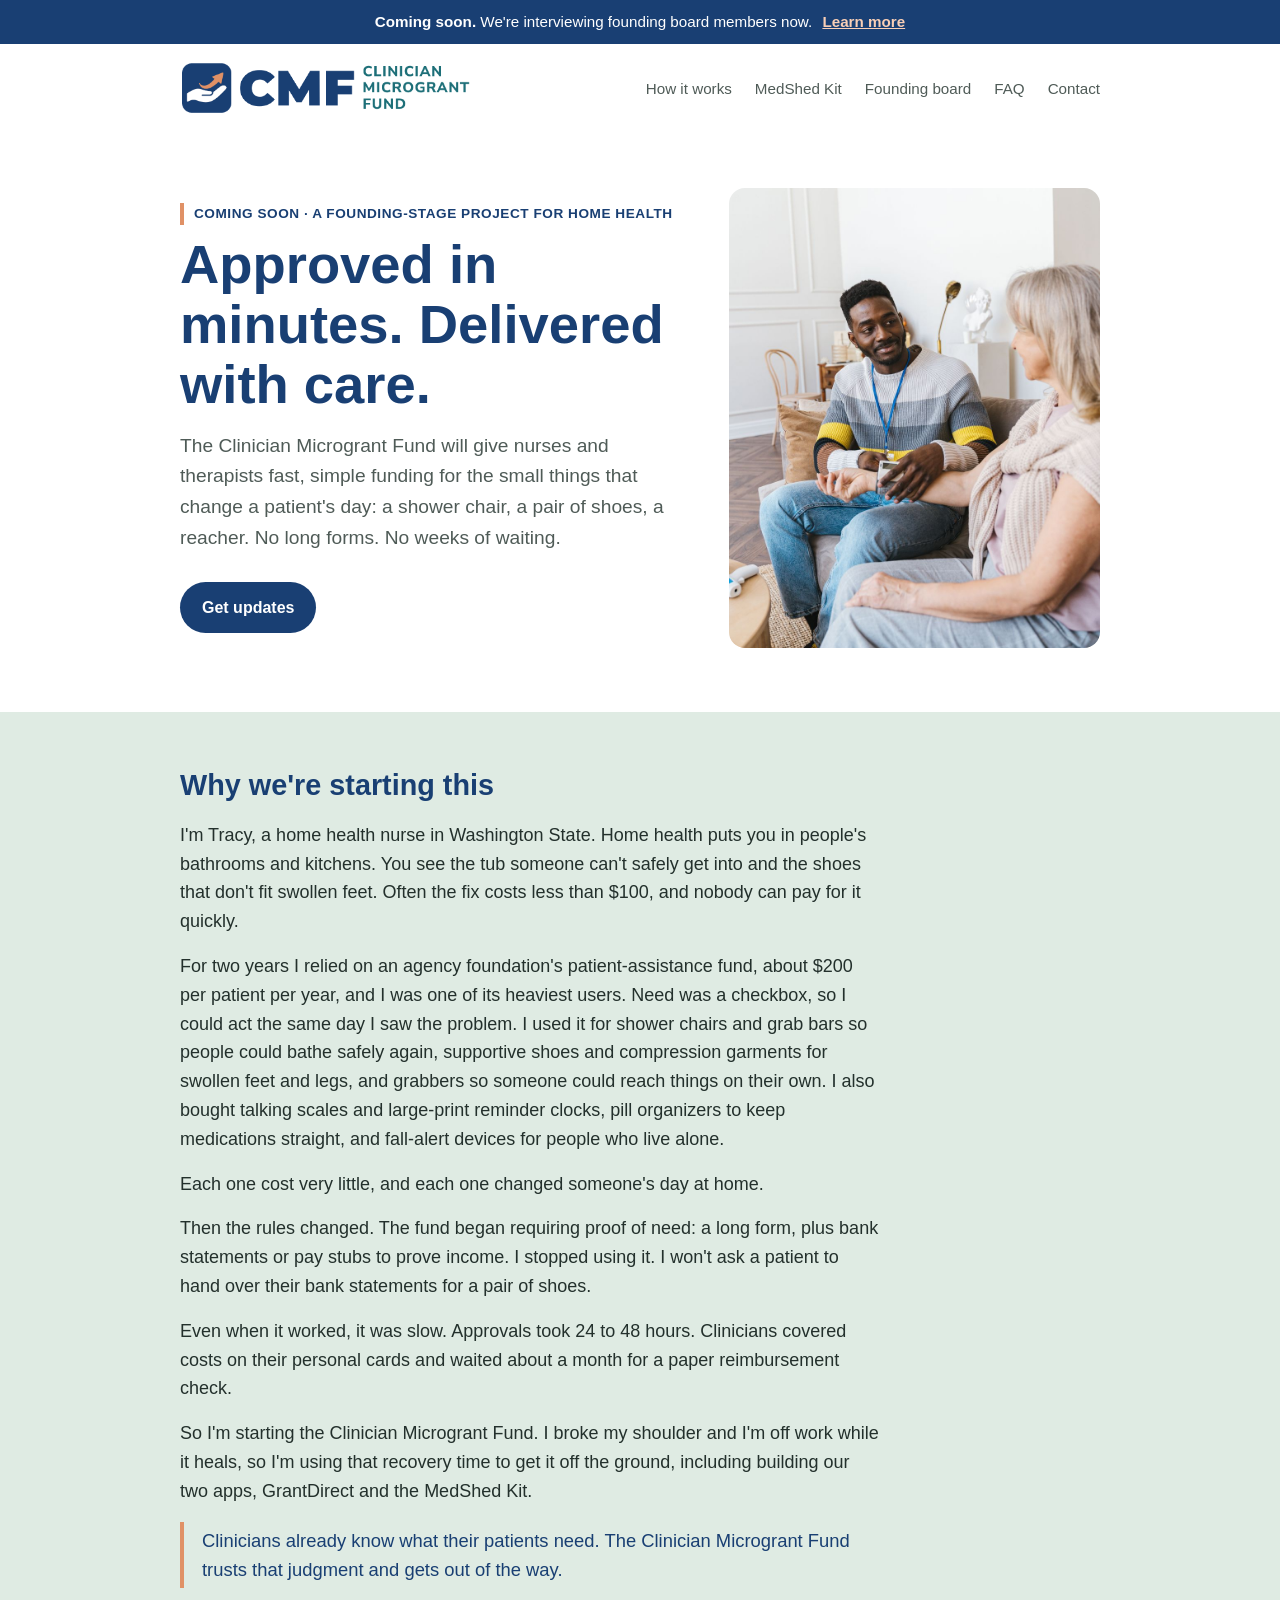
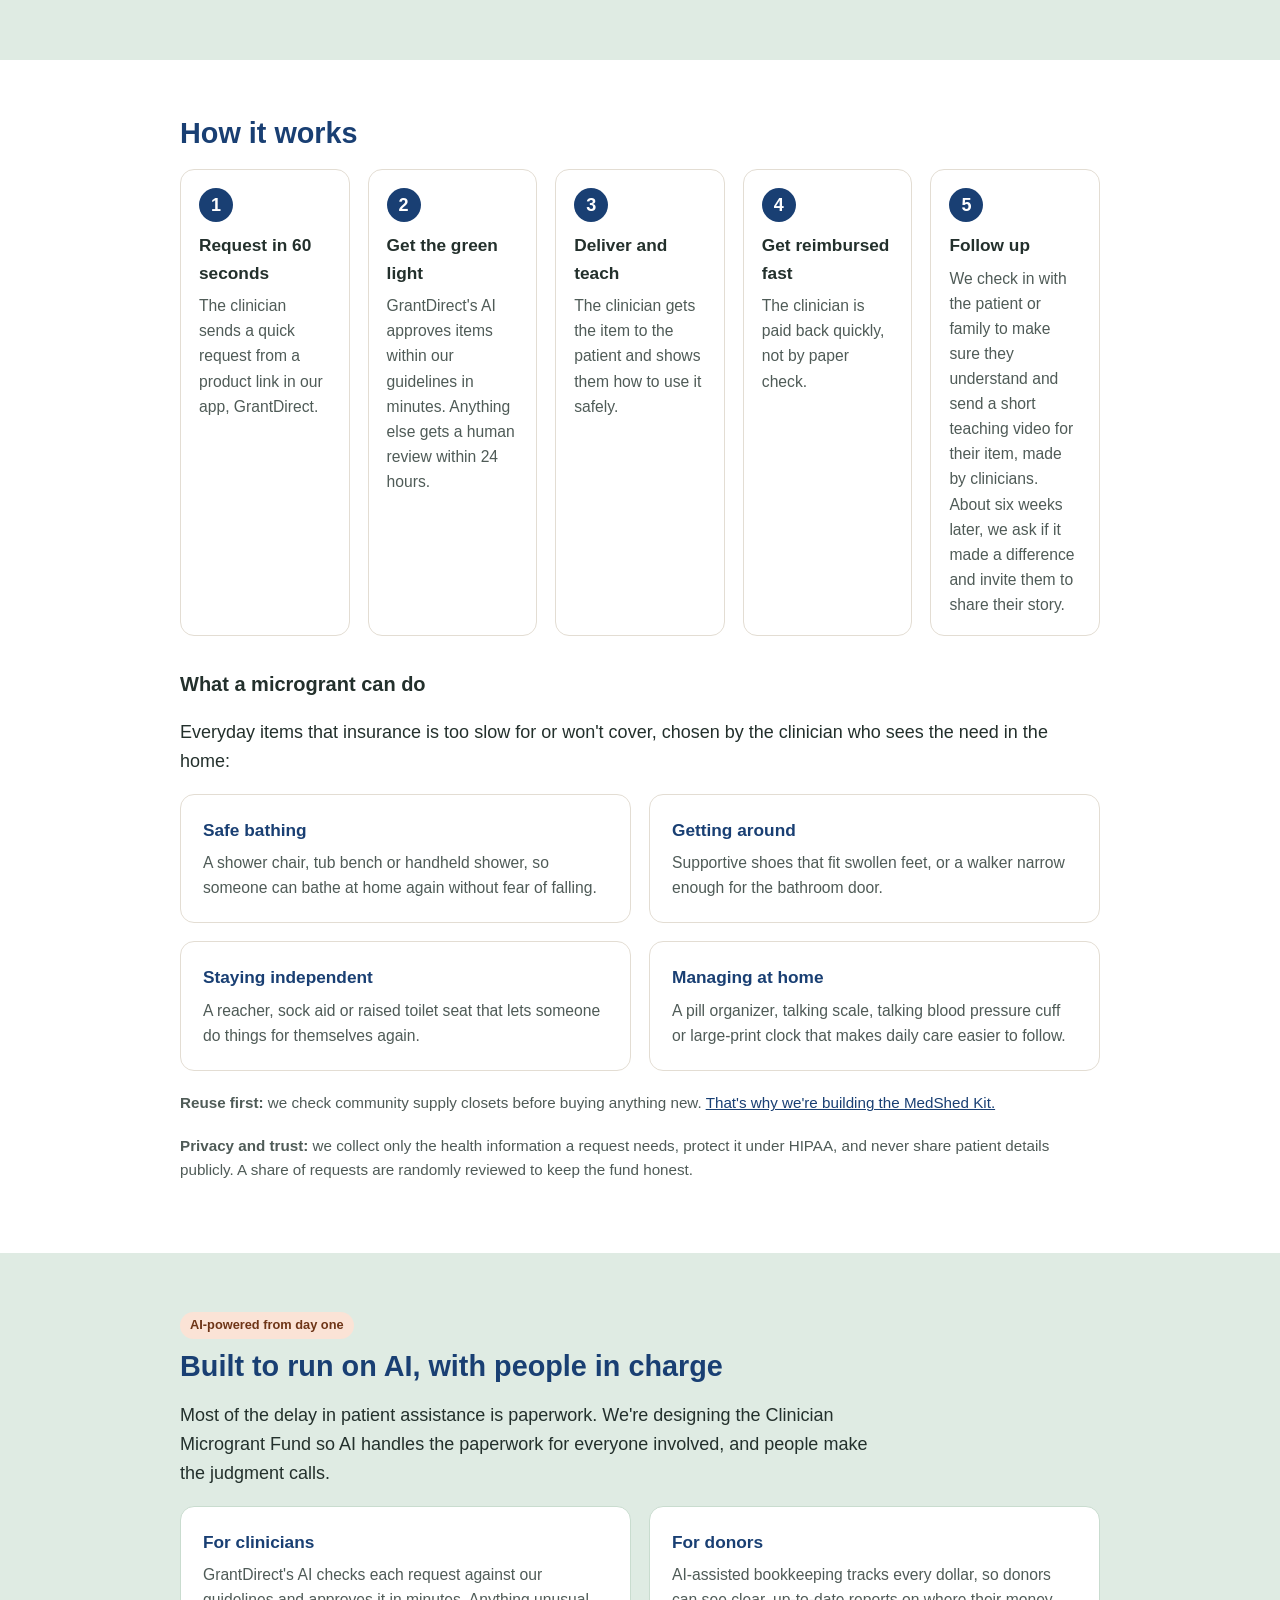
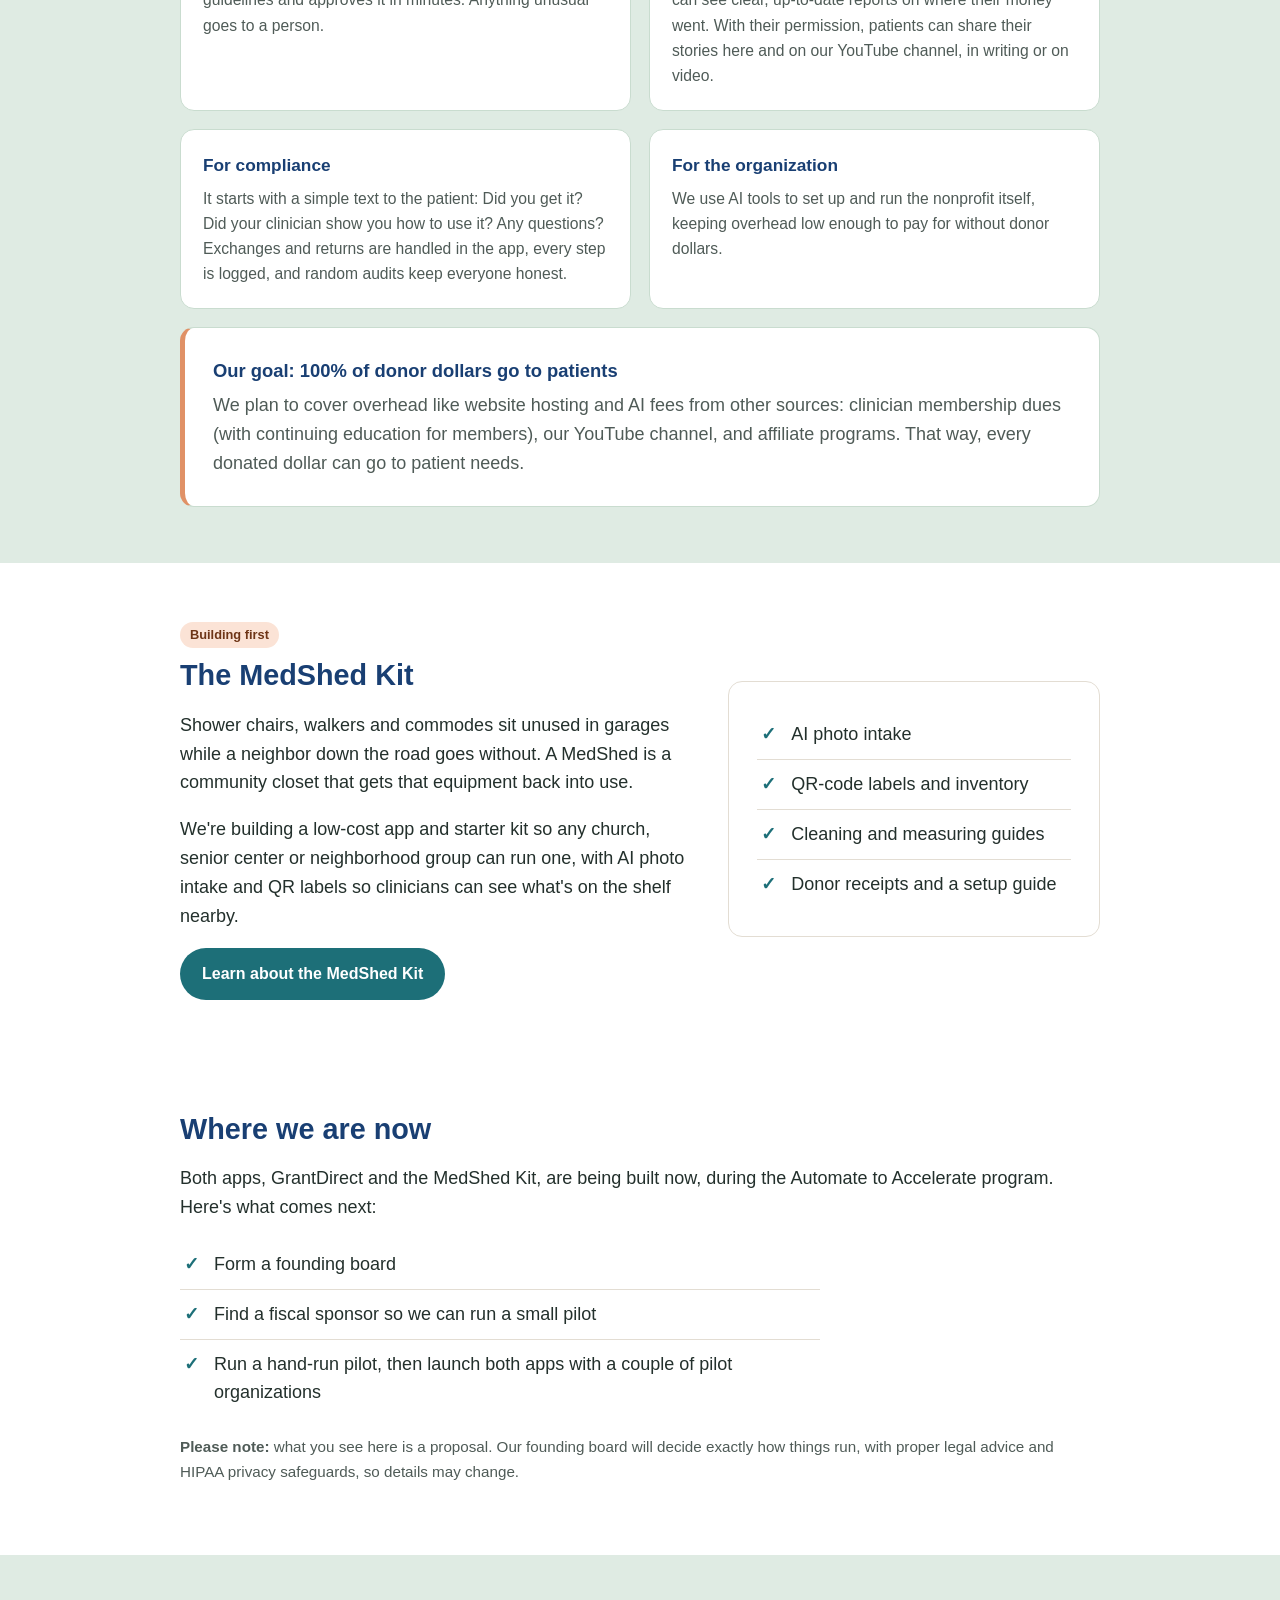
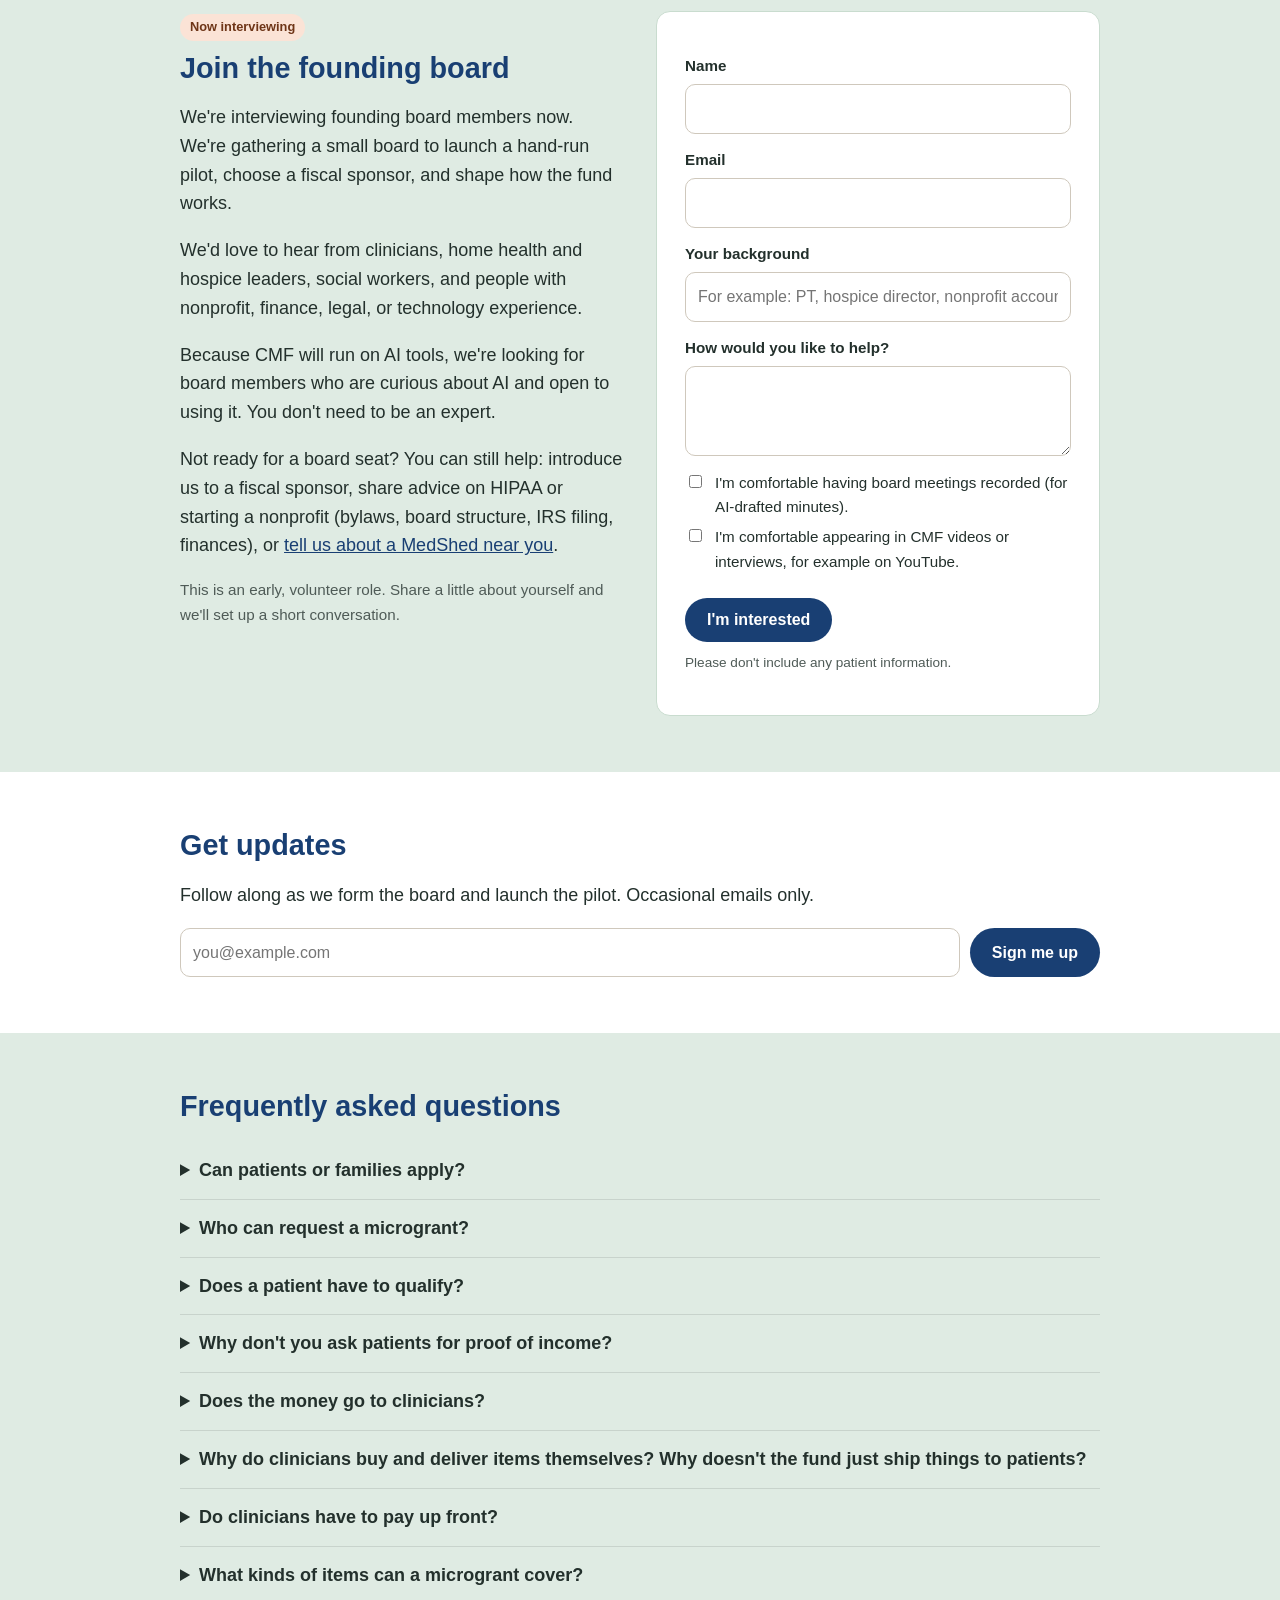
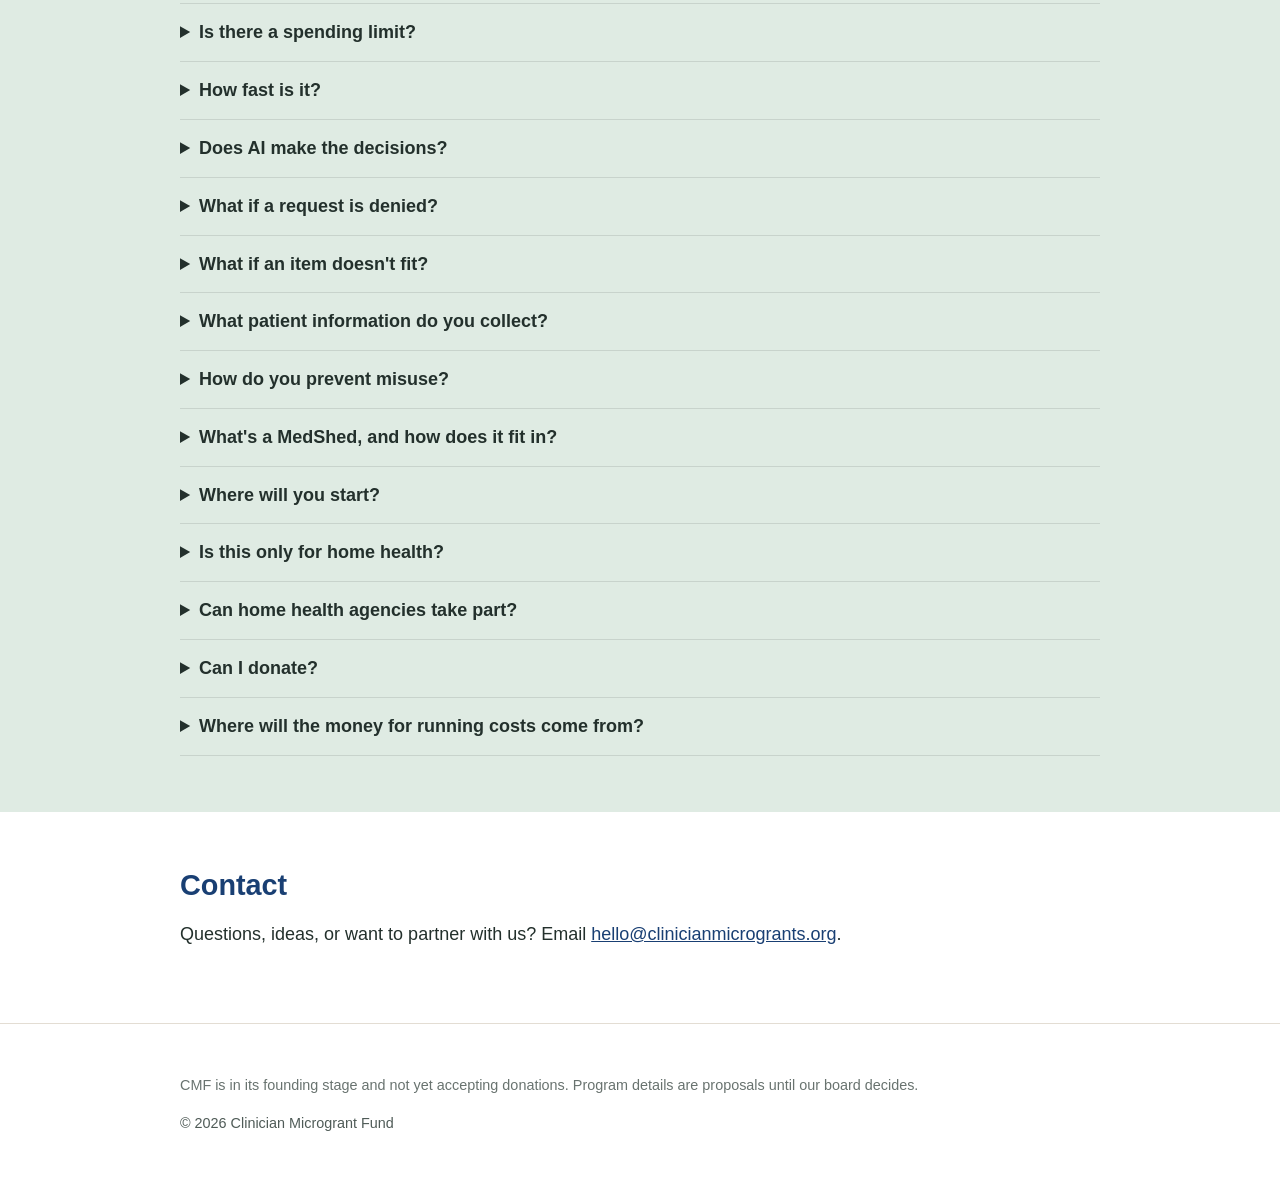
<file: index.html>
<!doctype html>
<html lang="en">
<head>
  <meta charset="utf-8">
  <meta name="viewport" content="width=device-width, initial-scale=1">
  <title>Clinician Microgrant Fund | Approved in minutes. Delivered with care.</title>
  <meta name="description" content="The Clinician Microgrant Fund gives home health clinicians fast, simple funding for the small items that change a patient's day. Join our founding board.">
  <link rel="canonical" href="https://clinicianmicrogrants.org/">
  <meta property="og:title" content="Clinician Microgrant Fund">
  <meta property="og:description" content="Approved in minutes. Delivered with care. Fast funding for clinician-identified needs.">
  <meta property="og:url" content="https://clinicianmicrogrants.org/">
  <meta property="og:type" content="website">
  <link rel="icon" type="image/png" href="/assets/icon-hand.png">
  <link rel="apple-touch-icon" href="/assets/icon-hand.png">
  <link rel="stylesheet" href="/assets/style.css?v=20261022b">
</head>
<body>
  <div class="banner"><strong>Coming soon.</strong> We're interviewing founding board members now. <a href="/#board">Learn more</a></div>
  <div class="wrap">
    <header class="top">
      <a class="logo" href="/"><img src="/assets/logo-cmf-hand.png" alt="Clinician Microgrant Fund" width="887" height="158"></a>
      <nav>
        <a href="#how">How it works</a>
        <a href="/med-shed-kit/">MedShed Kit</a>
        <a href="#board">Founding board</a>
        <a href="#faq">FAQ</a>
        <a href="#contact">Contact</a>
      </nav>
    </header>
  </div>

  <main>
    <div class="wrap hero hero-photo">
      <div>
        <p class="eyebrow">Coming soon &middot; A founding-stage project for home health</p>
        <h1>Approved in minutes. Delivered with care.</h1>
        <p class="lede">The Clinician Microgrant Fund will give nurses and therapists fast, simple funding for the small things that change a patient's day: a shower chair, a pair of shoes, a reacher. No long forms. No weeks of waiting.</p>
        <a class="btn" href="#updates">Get updates</a>
      </div>
      <img class="hero-img" src="/assets/photo-home-visit.jpg" alt="A home health clinician checks an older woman's blood pressure on her living room couch" width="900" height="1350">
    </div>

    <section id="story" class="alt">
      <div class="wrap"><div class="story">
        <h2>Why we're starting this</h2>
        <p>I'm Tracy, a home health nurse in Washington State. Home health puts you in people's bathrooms and kitchens. You see the tub someone can't safely get into and the shoes that don't fit swollen feet. Often the fix costs less than $100, and nobody can pay for it quickly.</p>
        <p>For two years I relied on an agency foundation's patient-assistance fund, about $200 per patient per year, and I was one of its heaviest users. Need was a checkbox, so I could act the same day I saw the problem. I used it for shower chairs and grab bars so people could bathe safely again, supportive shoes and compression garments for swollen feet and legs, and grabbers so someone could reach things on their own. I also bought talking scales and large-print reminder clocks, pill organizers to keep medications straight, and fall-alert devices for people who live alone.</p>
        <p>Each one cost very little, and each one changed someone's day at home.</p>
        <p>Then the rules changed. The fund began requiring proof of need: a long form, plus bank statements or pay stubs to prove income. I stopped using it. I won't ask a patient to hand over their bank statements for a pair of shoes.</p>
        <p>Even when it worked, it was slow. Approvals took 24 to 48 hours. Clinicians covered costs on their personal cards and waited about a month for a paper reimbursement check.</p>
        <p>So I'm starting the Clinician Microgrant Fund. I broke my shoulder and I'm off work while it heals, so I'm using that recovery time to get it off the ground, including building our two apps, GrantDirect and the MedShed Kit.</p>
        <p class="pull">Clinicians already know what their patients need. The Clinician Microgrant Fund trusts that judgment and gets out of the way.</p>
      </div></div>
    </section>

    <section id="how">
      <div class="wrap">
        <h2>How it works</h2>
        <ol class="steps steps-5">
          <li>
            <h3>Request in 60 seconds</h3>
            <p>The clinician sends a quick request from a product link in our app, GrantDirect.</p>
          </li>
          <li>
            <h3>Get the green light</h3>
            <p>GrantDirect's AI approves items within our guidelines in minutes. Anything else gets a human review within 24 hours.</p>
          </li>
          <li>
            <h3>Deliver and teach</h3>
            <p>The clinician gets the item to the patient and shows them how to use it safely.</p>
          </li>
          <li>
            <h3>Get reimbursed fast</h3>
            <p>The clinician is paid back quickly, not by paper check.</p>
          </li>
          <li>
            <h3>Follow up</h3>
            <p>We check in with the patient or family to make sure they understand and send a short teaching video for their item, made by clinicians. About six weeks later, we ask if it made a difference and invite them to share their story.</p>
          </li>
        </ol>
        <h3 class="sub">What a microgrant can do</h3>
        <p>Everyday items that insurance is too slow for or won't cover, chosen by the clinician who sees the need in the home:</p>
        <div class="ai-grid">
          <div class="card">
            <h3>Safe bathing</h3>
            <p>A shower chair, tub bench or handheld shower, so someone can bathe at home again without fear of falling.</p>
          </div>
          <div class="card">
            <h3>Getting around</h3>
            <p>Supportive shoes that fit swollen feet, or a walker narrow enough for the bathroom door.</p>
          </div>
          <div class="card">
            <h3>Staying independent</h3>
            <p>A reacher, sock aid or raised toilet seat that lets someone do things for themselves again.</p>
          </div>
          <div class="card">
            <h3>Managing at home</h3>
            <p>A pill organizer, talking scale, talking blood pressure cuff or large-print clock that makes daily care easier to follow.</p>
          </div>
        </div>
        <p class="note"><strong>Reuse first:</strong> we check community supply closets before buying anything new. <a href="/med-shed-kit/">That's why we're building the MedShed Kit.</a></p>
        <p class="note"><strong>Privacy and trust:</strong> we collect only the health information a request needs, protect it under HIPAA, and never share patient details publicly. A share of requests are randomly reviewed to keep the fund honest.</p>
      </div>
    </section>

    <section id="ai" class="alt green">
      <div class="wrap">
        <span class="tag">AI-powered from day one</span>
        <h2>Built to run on AI, with people in charge</h2>
        <p class="story">Most of the delay in patient assistance is paperwork. We're designing the Clinician Microgrant Fund so AI handles the paperwork for everyone involved, and people make the judgment calls.</p>
        <div class="ai-grid">
          <div class="card">
            <h3>For clinicians</h3>
            <p>GrantDirect's AI checks each request against our guidelines and approves it in minutes. Anything unusual goes to a person.</p>
          </div>
          <div class="card">
            <h3>For donors</h3>
            <p>AI-assisted bookkeeping tracks every dollar, so donors can see clear, up-to-date reports on where their money went. With their permission, patients can share their stories here and on our YouTube channel, in writing or on video.</p>
          </div>
          <div class="card">
            <h3>For compliance</h3>
            <p>It starts with a simple text to the patient: Did you get it? Did your clinician show you how to use it? Any questions? Exchanges and returns are handled in the app, every step is logged, and random audits keep everyone honest.</p>
          </div>
          <div class="card">
            <h3>For the organization</h3>
            <p>We use AI tools to set up and run the nonprofit itself, keeping overhead low enough to pay for without donor dollars.</p>
          </div>
        </div>
        <div class="card goal">
          <h3>Our goal: 100% of donor dollars go to patients</h3>
          <p>We plan to cover overhead like website hosting and AI fees from other sources: clinician membership dues (with continuing education for members), our YouTube channel, and affiliate programs. That way, every donated dollar can go to patient needs.</p>
        </div>
      </div>
    </section>

    <section id="med-shed">
      <div class="wrap teaser">
        <div>
          <span class="tag">Building first</span>
          <h2>The MedShed Kit</h2>
          <p>Shower chairs, walkers and commodes sit unused in garages while a neighbor down the road goes without. A MedShed is a community closet that gets that equipment back into use.</p>
          <p>We're building a low-cost app and starter kit so any church, senior center or neighborhood group can run one, with AI photo intake and QR labels so clinicians can see what's on the shelf nearby.</p>
          <a class="btn secondary" href="/med-shed-kit/">Learn about the MedShed Kit</a>
        </div>
        <div class="card">
          <ul class="checklist">
            <li>AI photo intake</li>
            <li>QR-code labels and inventory</li>
            <li>Cleaning and measuring guides</li>
            <li>Donor receipts and a setup guide</li>
          </ul>
        </div>
      </div>
    </section>

    <section id="now">
      <div class="wrap">
        <h2>Where we are now</h2>
        <p>Both apps, GrantDirect and the MedShed Kit, are being built now, during the Automate to Accelerate program. Here's what comes next:</p>
        <ul class="checklist">
          <li>Form a founding board</li>
          <li>Find a fiscal sponsor so we can run a small pilot</li>
          <li>Run a hand-run pilot, then launch both apps with a couple of pilot organizations</li>
        </ul>
        <p class="note"><strong>Please note:</strong> what you see here is a proposal. Our founding board will decide exactly how things run, with proper legal advice and HIPAA privacy safeguards, so details may change.</p>
      </div>
    </section>

    <section id="board" class="alt green">
      <div class="wrap two">
        <div>
          <span class="tag">Now interviewing</span>
          <h2>Join the founding board</h2>
          <p>We're interviewing founding board members now. We're gathering a small board to launch a hand-run pilot, choose a fiscal sponsor, and shape how the fund works.</p>
          <p>We'd love to hear from clinicians, home health and hospice leaders, social workers, and people with nonprofit, finance, legal, or technology experience.</p>
          <p>Because CMF will run on AI tools, we're looking for board members who are curious about AI and open to using it. You don't need to be an expert.</p>
          <p>Not ready for a board seat? You can still help: introduce us to a fiscal sponsor, share advice on HIPAA or starting a nonprofit (bylaws, board structure, IRS filing, finances), or <a href="/med-shed-kit/#join">tell us about a MedShed near you</a>.</p>
          <p class="note">This is an early, volunteer role. Share a little about yourself and we'll set up a short conversation.</p>
        </div>
        <div class="card">
          <form id="board-form" method="post" target="ml-board-frame"
                action="https://assets.mailerlite.com/jsonp/2710564/forms/201317289521317434/subscribe">
            <label for="b-name">Name</label>
            <input id="b-name" name="fields[name]" autocomplete="name" required>
            <label for="b-email">Email</label>
            <input id="b-email" name="fields[email]" type="email" autocomplete="email" required>
            <label for="b-bg">Your background</label>
            <input id="b-bg" name="fields[cmf_background]" placeholder="For example: PT, hospice director, nonprofit accountant" required>
            <label for="b-help">How would you like to help?</label>
            <textarea id="b-help" name="fields[cmf_how_they_would_help]" required></textarea>
            <label class="check"><input type="checkbox" required> I'm comfortable having board meetings recorded (for AI-drafted minutes).</label>
            <label class="check"><input type="checkbox" required> I'm comfortable appearing in CMF videos or interviews, for example on YouTube.</label>
            <input class="hp" name="website" tabindex="-1" autocomplete="off" aria-hidden="true">
            <input type="hidden" name="ml-submit" value="1">
            <input type="hidden" name="anticsrf" value="true">
            <button class="btn" type="submit">I'm interested</button>
            <p class="fine">Please don't include any patient information.</p>
            <p class="thanks" role="status">Thank you! Please check your email to confirm, and we'll be in touch soon.</p>
          </form>
          <iframe name="ml-board-frame" title="form response" hidden></iframe>
        </div>
      </div>
    </section>

    <section id="updates">
      <div class="wrap">
        <h2>Get updates</h2>
        <p>Follow along as we form the board and launch the pilot. Occasional emails only.</p>
        <form id="updates-form" method="post" target="ml-updates-frame"
              action="https://assets.mailerlite.com/jsonp/2710564/forms/201317285537776960/subscribe">
          <div class="inline">
            <label class="hp" for="u-email">Email</label>
            <input id="u-email" name="fields[email]" type="email" autocomplete="email" placeholder="you@example.com" required>
            <input class="hp" name="website" tabindex="-1" autocomplete="off" aria-hidden="true">
            <input type="hidden" name="ml-submit" value="1">
            <input type="hidden" name="anticsrf" value="true">
            <button class="btn" type="submit">Sign me up</button>
          </div>
          <p class="thanks" role="status">You're on the list. Check your email to confirm.</p>
        </form>
        <iframe name="ml-updates-frame" title="form response" hidden></iframe>
      </div>
    </section>

    <section id="faq" class="alt">
      <div class="wrap">
        <h2>Frequently asked questions</h2>
        <details>
          <summary>Can patients or families apply?</summary>
          <p>Not directly. Requests come from the nurse, therapist or other clinician caring for the patient, because they see the need in the home and can make sure the item is the right fit. If you think an item would help you or a loved one, ask your home health clinician.</p>
        </details>
        <details>
          <summary>Who can request a microgrant?</summary>
          <p>Licensed clinicians who give direct patient care, like nurses and physical and occupational therapists. We verify licenses every year. Requests made on a professional license carry real accountability, which is part of being good stewards of every donated dollar.</p>
        </details>
        <details>
          <summary>Does a patient have to qualify?</summary>
          <p>There's no income test. The clinician recommends what would help, and the patient or family decides whether they can buy it themselves or would like help. In our experience, people who can afford it usually say, "Save that money for someone who really needs it."</p>
        </details>
        <details>
          <summary>Why don't you ask patients for proof of income?</summary>
          <p>Because a long application, bank statements or pay stubs for a pair of shoes or a shower chair is exactly the barrier we want to remove. The clinician who sees the need in the home is the proof of need.</p>
        </details>
        <details>
          <summary>Does the money go to clinicians?</summary>
          <p>No. The patient is the one who benefits. The clinician buys the approved item, delivers it, and is paid back the exact cost. Nobody earns money from a grant.</p>
        </details>
        <details>
          <summary>Why do clinicians buy and deliver items themselves? Why doesn't the fund just ship things to patients?</summary>
          <p>Three reasons:</p>
          <ul>
            <li><strong>Privacy.</strong> Clinicians order items to themselves and hand-deliver them, so a patient's home address never goes into our app.</li>
            <li><strong>Skin in the game.</strong> The clinician who asks for the grant is the one who shows up with the item, so requests come from real needs they've seen in the home.</li>
            <li><strong>Better care, better use of every dollar.</strong> The clinician checks that the item fits, teaches the patient and family how to use it safely, and follows up. An item shipped to a doorstep with no one to set it up or teach it can go unused, or even cause a fall.</li>
          </ul>
        </details>
        <details>
          <summary>Do clinicians have to pay up front?</summary>
          <p>The current plan is that clinicians buy the item and get paid back quickly, not by paper check. For higher-cost items, or clinicians who can't front the cost, we're looking at other options. Our founding board will decide the details.</p>
        </details>
        <details>
          <summary>What kinds of items can a microgrant cover?</summary>
          <p>Small, everyday items that help someone stay safe and independent at home, like shower chairs, grab bars, supportive shoes, reachers, pill organizers and talking blood pressure cuffs. See <a href="#how">What a microgrant can do</a> for more examples.</p>
        </details>
        <details>
          <summary>Is there a spending limit?</summary>
          <p>We're proposing a yearly amount per patient that can be approved quickly, likely starting around $200. Larger requests are still possible, with extra review. Our founding board will set the final amounts.</p>
        </details>
        <details>
          <summary>How fast is it?</summary>
          <p>Requests take about a minute. Items within our guidelines can be approved in minutes, and anything else gets a human review within 24 hours. Clinicians are paid back quickly, not by paper check.</p>
        </details>
        <details>
          <summary>Does AI make the decisions?</summary>
          <p>AI handles routine, within-guideline requests and the paperwork. People make the judgment calls, review anything unusual, and oversee the AI.</p>
        </details>
        <details>
          <summary>What if a request is denied?</summary>
          <p>It can be appealed, and a person will review it.</p>
        </details>
        <details>
          <summary>What if an item doesn't fit?</summary>
          <p>The clinician returns it and orders the right one. Our founding board will set the exact return process.</p>
        </details>
        <details>
          <summary>What patient information do you collect?</summary>
          <p>Only what a request needs, such as what's needed for a follow-up text. We never collect home addresses. Any health information is protected under HIPAA and never shared publicly.</p>
        </details>
        <details>
          <summary>How do you prevent misuse?</summary>
          <p>Several ways: we follow up with the patient or family to confirm they got the item and were shown how to use it, a share of requests are randomly reviewed, and there are spending limits.</p>
        </details>
        <details>
          <summary>What's a MedShed, and how does it fit in?</summary>
          <p>A MedShed is a community closet of donated medical equipment, often run by a church, senior center or volunteer group. Before buying anything new, we check nearby MedSheds for a donated item. Our <a href="/med-shed-kit/">MedShed Kit</a> is a low-cost app and starter kit to help MedSheds run smoothly.</p>
        </details>
        <details>
          <summary>Where will you start?</summary>
          <p>In Washington State, most likely beginning in Snohomish County, then growing from there.</p>
        </details>
        <details>
          <summary>Is this only for home health?</summary>
          <p>We're starting with home health, because that's where we've seen the need firsthand. The model works anywhere a clinician gives direct patient care and follows up, so other care teams could use it in the future.</p>
        </details>
        <details>
          <summary>Can home health agencies take part?</summary>
          <p>We hope so. One idea is for agencies to sign up their clinicians and cover their membership. We'd love to talk with agencies interested in being early partners: email hello@clinicianmicrogrants.org.</p>
        </details>
        <details>
          <summary>Can I donate?</summary>
          <p>Not yet. We're in our founding stage and are not accepting donations until we have a fiscal sponsor or our own nonprofit status. <a href="#updates">Sign up for updates</a> and we'll let you know when we're ready.</p>
        </details>
        <details>
          <summary>Where will the money for running costs come from?</summary>
          <p>Our goal is for 100% of donor dollars to go to patients. We plan to cover running costs, like hosting and AI tools, through clinician memberships with continuing education, our YouTube channel and partnerships.</p>
        </details>
      </div>
    </section>

    <section id="contact">
      <div class="wrap">
        <h2>Contact</h2>
        <p>Questions, ideas, or want to partner with us? Email <a href="mailto:hello@clinicianmicrogrants.org">hello@clinicianmicrogrants.org</a>.</p>
      </div>
    </section>
  </main>

  <footer>
    <div class="wrap">
      <p class="disclaimer">CMF is in its founding stage and not yet accepting donations. Program details are proposals until our board decides.</p>
      <p>&copy; 2026 Clinician Microgrant Fund</p>
    </div>
  </footer>

  <script src="/assets/forms.js"></script>
</body>
</html>
</file>
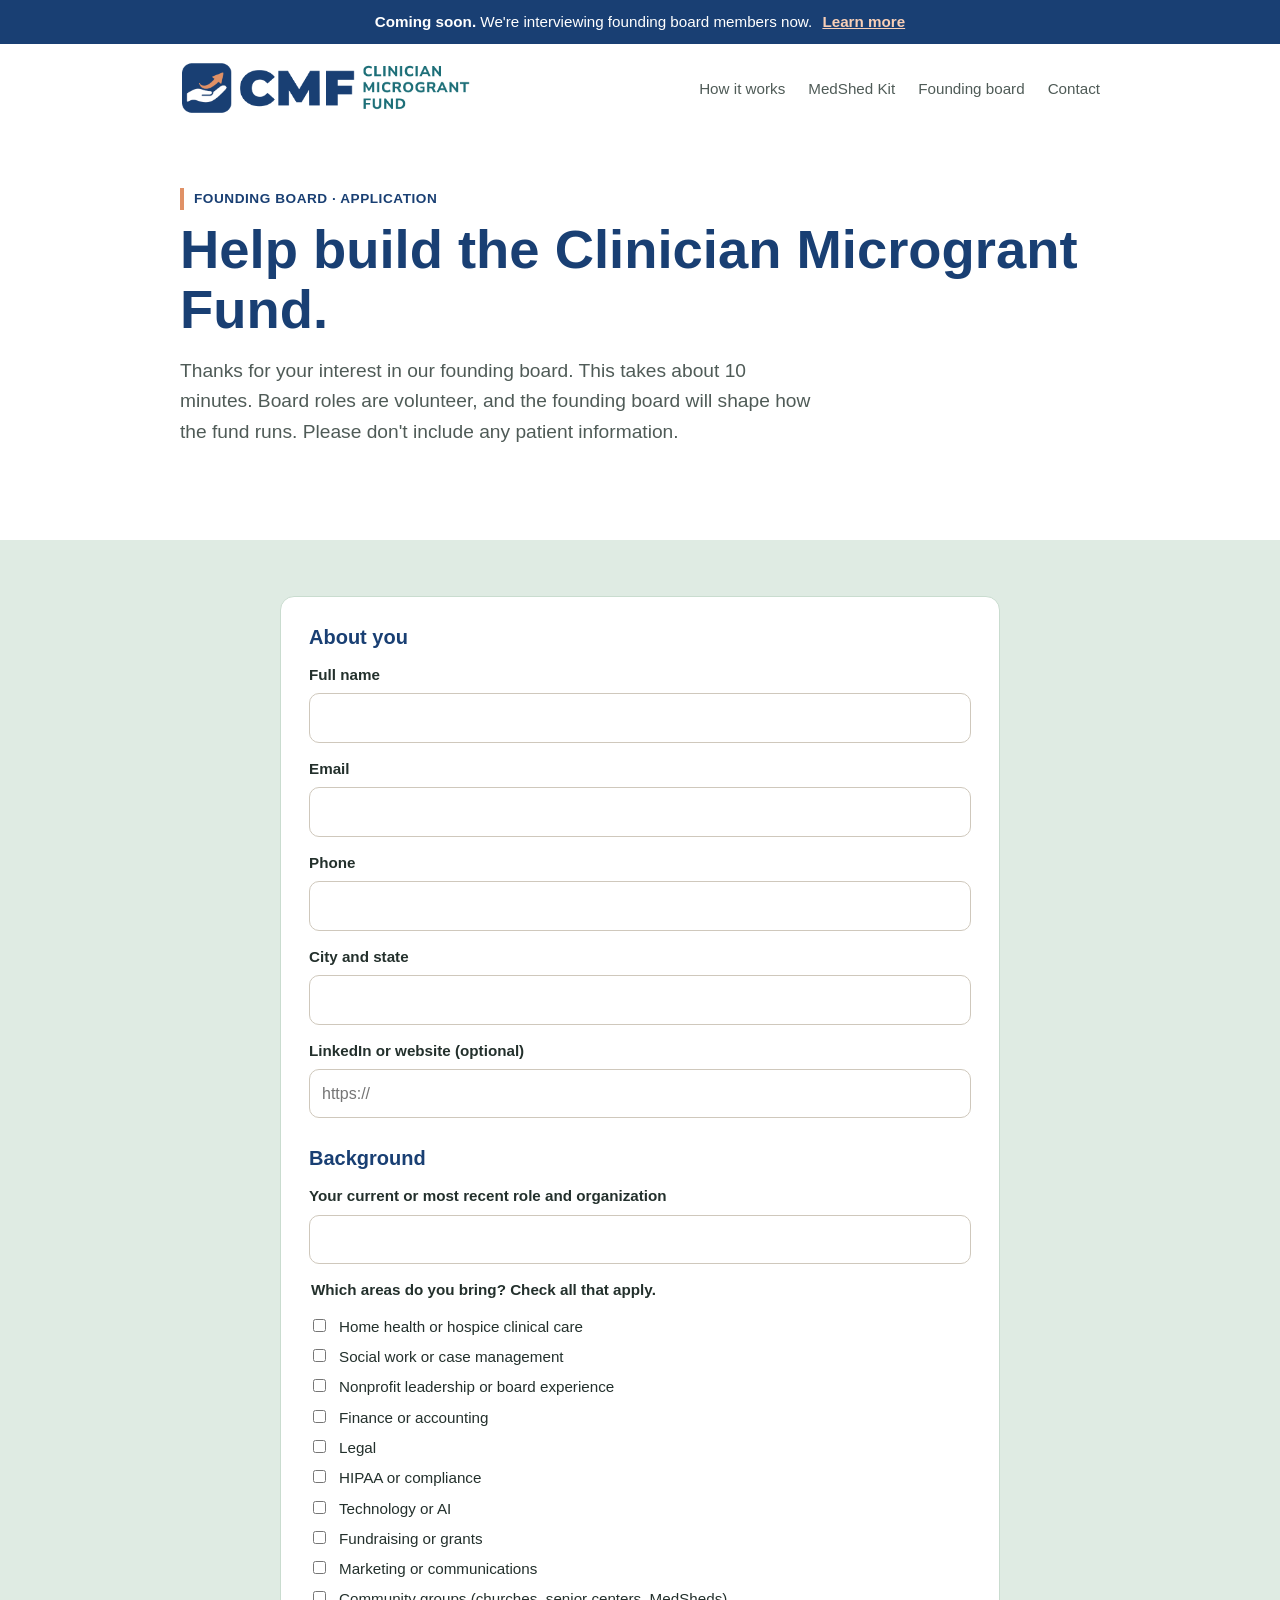
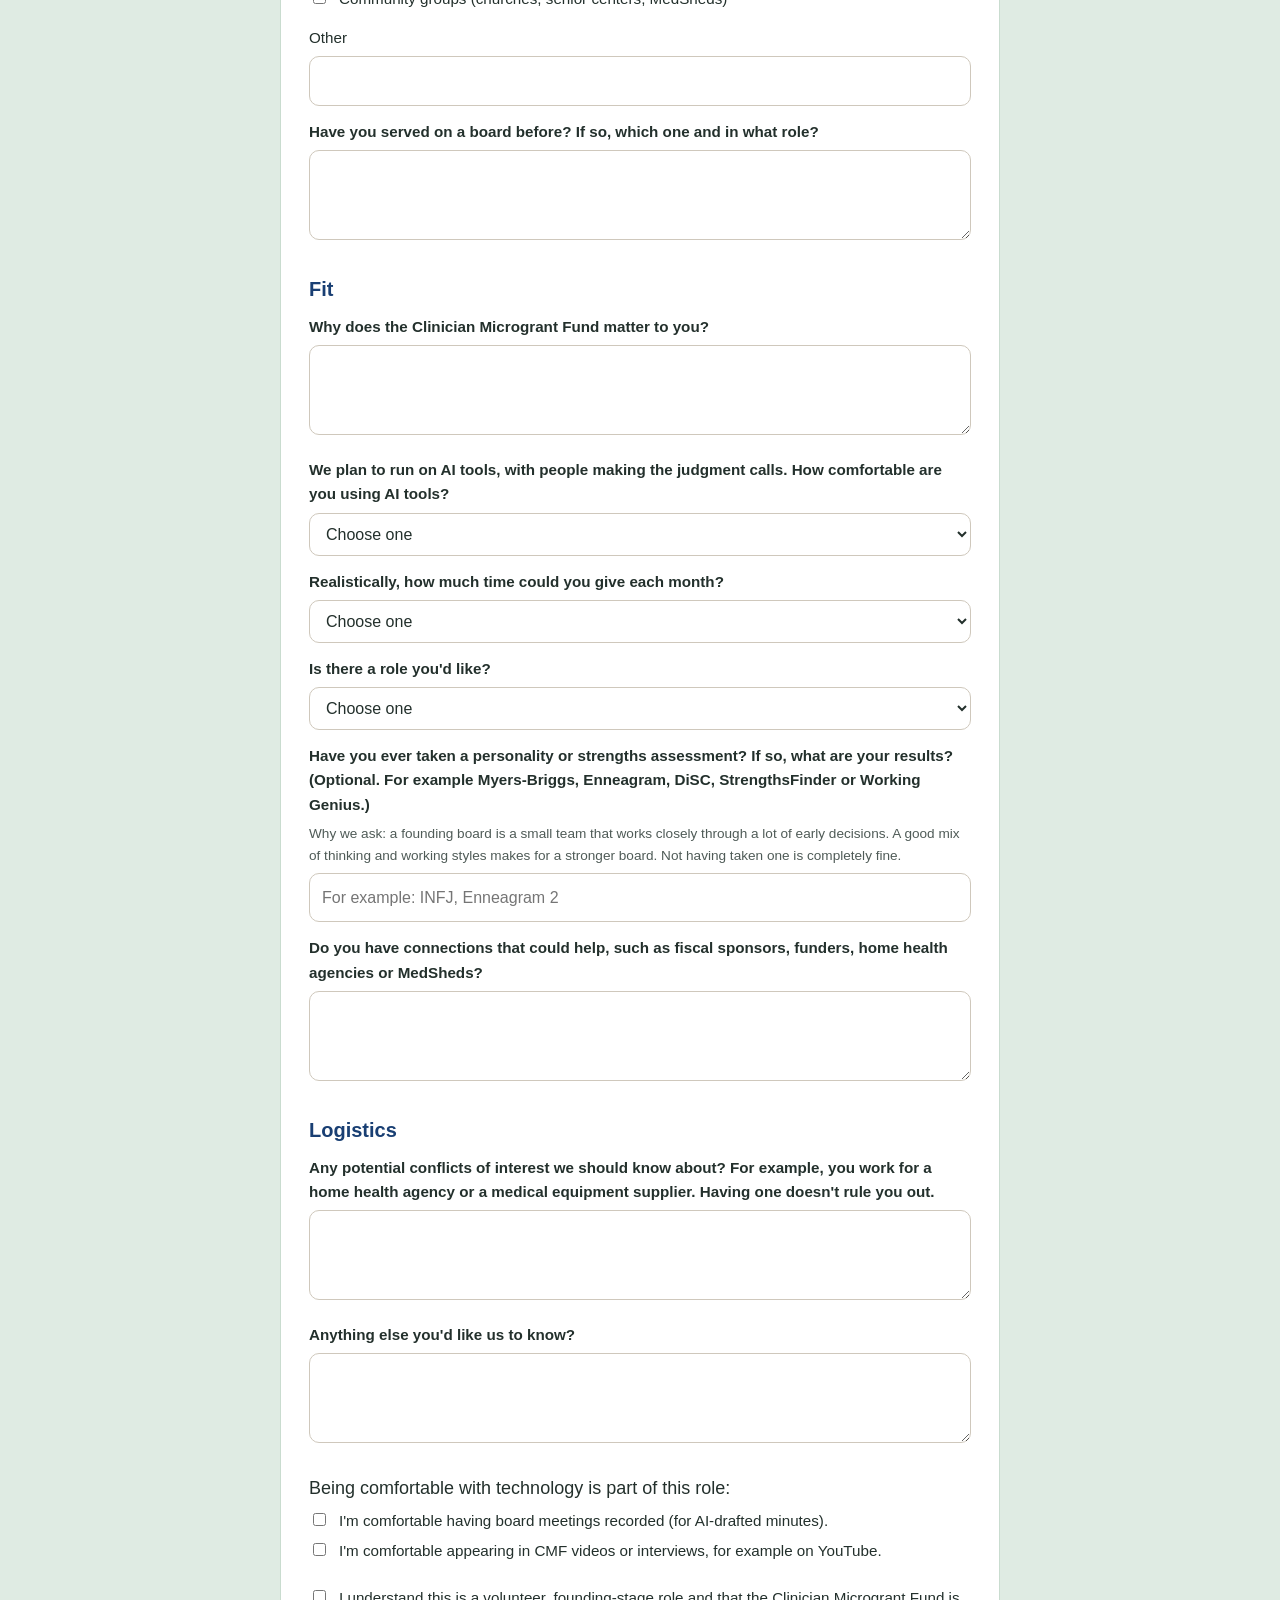
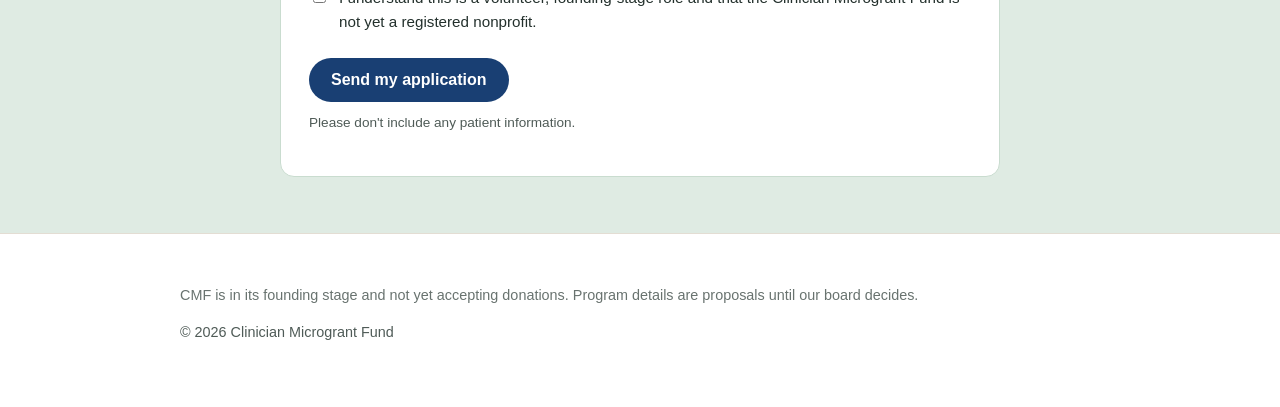
<file: board-application/index.html>
<!doctype html>
<html lang="en">
<head>
  <meta charset="utf-8">
  <meta name="viewport" content="width=device-width, initial-scale=1">
  <title>Founding Board Application | Clinician Microgrant Fund</title>
  <meta name="robots" content="noindex">
  <meta name="description" content="Apply to join the founding board of the Clinician Microgrant Fund.">
  <link rel="canonical" href="https://clinicianmicrogrants.org/board-application/">
  <link rel="icon" type="image/png" href="/assets/icon-hand.png">
  <link rel="apple-touch-icon" href="/assets/icon-hand.png">
  <link rel="stylesheet" href="/assets/style.css?v=20261022b">
</head>
<body>
  <div class="banner"><strong>Coming soon.</strong> We're interviewing founding board members now. <a href="/#board">Learn more</a></div>
  <div class="wrap">
    <header class="top">
      <a class="logo" href="/"><img src="/assets/logo-cmf-hand.png" alt="Clinician Microgrant Fund" width="887" height="158"></a>
      <nav>
        <a href="/#how">How it works</a>
        <a href="/med-shed-kit/">MedShed Kit</a>
        <a href="/#board">Founding board</a>
        <a href="/#contact">Contact</a>
      </nav>
    </header>
  </div>

  <main>
    <div class="wrap hero">
      <p class="eyebrow">Founding board &middot; Application</p>
      <h1>Help build the Clinician Microgrant Fund.</h1>
      <p class="lede">Thanks for your interest in our founding board. This takes about 10 minutes. Board roles are volunteer, and the founding board will shape how the fund runs. Please don't include any patient information.</p>
    </div>

    <section class="alt">
      <div class="wrap"><div class="card app-card">
          <form method="post" target="ml-app-frame"
                action="https://assets.mailerlite.com/jsonp/2710564/forms/201318317119505758/subscribe">
            <h2>About you</h2>
            <label for="a-name">Full name</label>
            <input id="a-name" name="fields[name]" autocomplete="name" required>
            <label for="a-email">Email</label>
            <input id="a-email" name="fields[email]" type="email" autocomplete="email" required>
            <label for="a-phone">Phone</label>
            <input id="a-phone" name="fields[phone]" type="tel" autocomplete="tel" required>
            <label for="a-city">City and state</label>
            <input id="a-city" name="fields[city]" autocomplete="address-level2" required>
            <label for="a-li">LinkedIn or website (optional)</label>
            <input id="a-li" name="fields[board_linkedin]" type="url" placeholder="https://">

            <h2>Background</h2>
            <label for="a-role">Your current or most recent role and organization</label>
            <input id="a-role" name="fields[board_role_and_org]" required>
            <fieldset>
              <legend>Which areas do you bring? Check all that apply.</legend>
              <label class="check"><input type="checkbox" data-group="areas" value="Home health or hospice clinical care"> Home health or hospice clinical care</label>
              <label class="check"><input type="checkbox" data-group="areas" value="Social work or case management"> Social work or case management</label>
              <label class="check"><input type="checkbox" data-group="areas" value="Nonprofit leadership or board experience"> Nonprofit leadership or board experience</label>
              <label class="check"><input type="checkbox" data-group="areas" value="Finance or accounting"> Finance or accounting</label>
              <label class="check"><input type="checkbox" data-group="areas" value="Legal"> Legal</label>
              <label class="check"><input type="checkbox" data-group="areas" value="HIPAA or compliance"> HIPAA or compliance</label>
              <label class="check"><input type="checkbox" data-group="areas" value="Technology or AI"> Technology or AI</label>
              <label class="check"><input type="checkbox" data-group="areas" value="Fundraising or grants"> Fundraising or grants</label>
              <label class="check"><input type="checkbox" data-group="areas" value="Marketing or communications"> Marketing or communications</label>
              <label class="check"><input type="checkbox" data-group="areas" value="Community groups (churches, senior centers, MedSheds)"> Community groups (churches, senior centers, MedSheds)</label>
              <label for="a-areas-other" class="sub-label">Other</label>
              <input id="a-areas-other" data-group="areas-other">
              <input type="hidden" name="fields[board_areas]" data-join="areas">
            </fieldset>
            <label for="a-prior">Have you served on a board before? If so, which one and in what role?</label>
            <textarea id="a-prior" name="fields[board_prior_boards]"></textarea>

            <h2>Fit</h2>
            <label for="a-why">Why does the Clinician Microgrant Fund matter to you?</label>
            <textarea id="a-why" name="fields[board_why]" required></textarea>
            <label for="a-ai">We plan to run on AI tools, with people making the judgment calls. How comfortable are you using AI tools?</label>
            <select id="a-ai" name="fields[board_ai_comfort]" required><option value="">Choose one</option><option>New to it, but open</option><option>Some experience</option><option>I use AI regularly</option><option>I build no-code AI tools or workflows</option><option>I'm a technical AI developer</option></select>
            <label for="a-time">Realistically, how much time could you give each month?</label>
            <select id="a-time" name="fields[board_time]" required><option value="">Choose one</option><option>2 hours or less</option><option>3 to 5 hours</option><option>More than 5 hours</option></select>
            <label for="a-ri">Is there a role you'd like?</label>
            <select id="a-ri" name="fields[board_role_interest]"><option value="">Choose one</option><option>Chair</option><option>Treasurer</option><option>Secretary</option><option>Committee member</option><option>Advisor</option><option>Not sure yet</option></select>
            <label for="a-pers">Have you ever taken a personality or strengths assessment? If so, what are your results? (Optional. For example Myers-Briggs, Enneagram, DiSC, StrengthsFinder or Working Genius.)</label>
            <p class="fine" style="margin:0 0 6px">Why we ask: a founding board is a small team that works closely through a lot of early decisions. A good mix of thinking and working styles makes for a stronger board. Not having taken one is completely fine.</p>
            <input id="a-pers" name="fields[board_personality]" placeholder="For example: INFJ, Enneagram 2">
            <label for="a-conn">Do you have connections that could help, such as fiscal sponsors, funders, home health agencies or MedSheds?</label>
            <textarea id="a-conn" name="fields[board_connections]"></textarea>

            <h2>Logistics</h2>
            <label for="a-coi">Any potential conflicts of interest we should know about? For example, you work for a home health agency or a medical equipment supplier. Having one doesn't rule you out.</label>
            <textarea id="a-coi" name="fields[board_conflicts]"></textarea>
            <label for="a-other">Anything else you'd like us to know?</label>
            <textarea id="a-other" name="fields[board_other]"></textarea>

            <p class="sub-label" style="margin:22px 0 4px">Being comfortable with technology is part of this role:</p>
            <label class="check"><input type="checkbox" required> I'm comfortable having board meetings recorded (for AI-drafted minutes).</label>
            <label class="check"><input type="checkbox" required> I'm comfortable appearing in CMF videos or interviews, for example on YouTube.</label>
            <label class="check consent"><input type="checkbox" required> I understand this is a volunteer, founding-stage role and that the Clinician Microgrant Fund is not yet a registered nonprofit.</label>
            <input class="hp" name="website" tabindex="-1" autocomplete="off" aria-hidden="true">
            <input type="hidden" name="ml-submit" value="1">
            <input type="hidden" name="anticsrf" value="true">
            <button class="btn" type="submit">Send my application</button>
            <p class="fine">Please don't include any patient information.</p>
            <p class="thanks" role="status">Thank you! Please check your email and click the confirm link so your application reaches us. If it looks like a good fit, we'll send you a link to book a call with Tracy.</p>
          </form>
          <iframe name="ml-app-frame" title="form response" hidden></iframe>
      </div></div>
    </section>
  </main>
  <footer>
    <div class="wrap">
      <p class="disclaimer">CMF is in its founding stage and not yet accepting donations. Program details are proposals until our board decides.</p>
      <p>&copy; 2026 Clinician Microgrant Fund</p>
    </div>
  </footer>

  <script src="/assets/forms.js"></script>
</body>
</html>
</file>
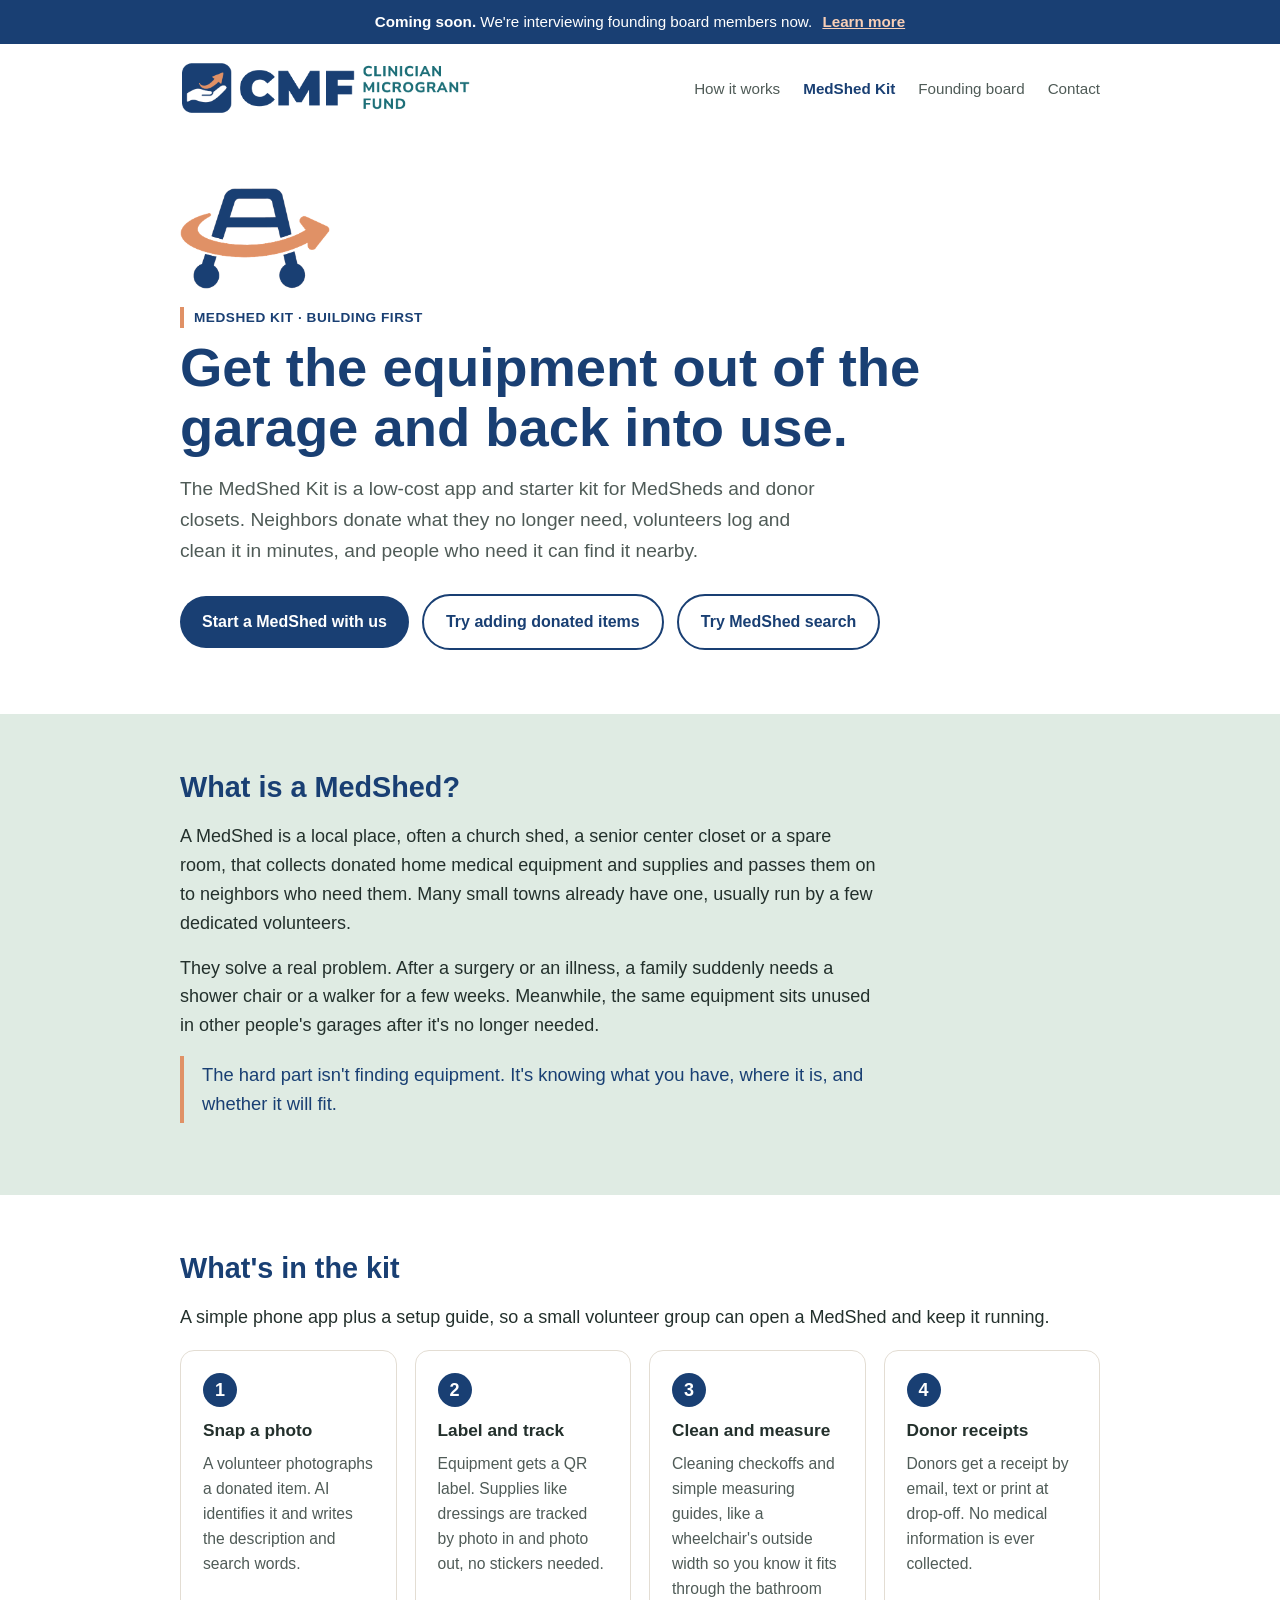
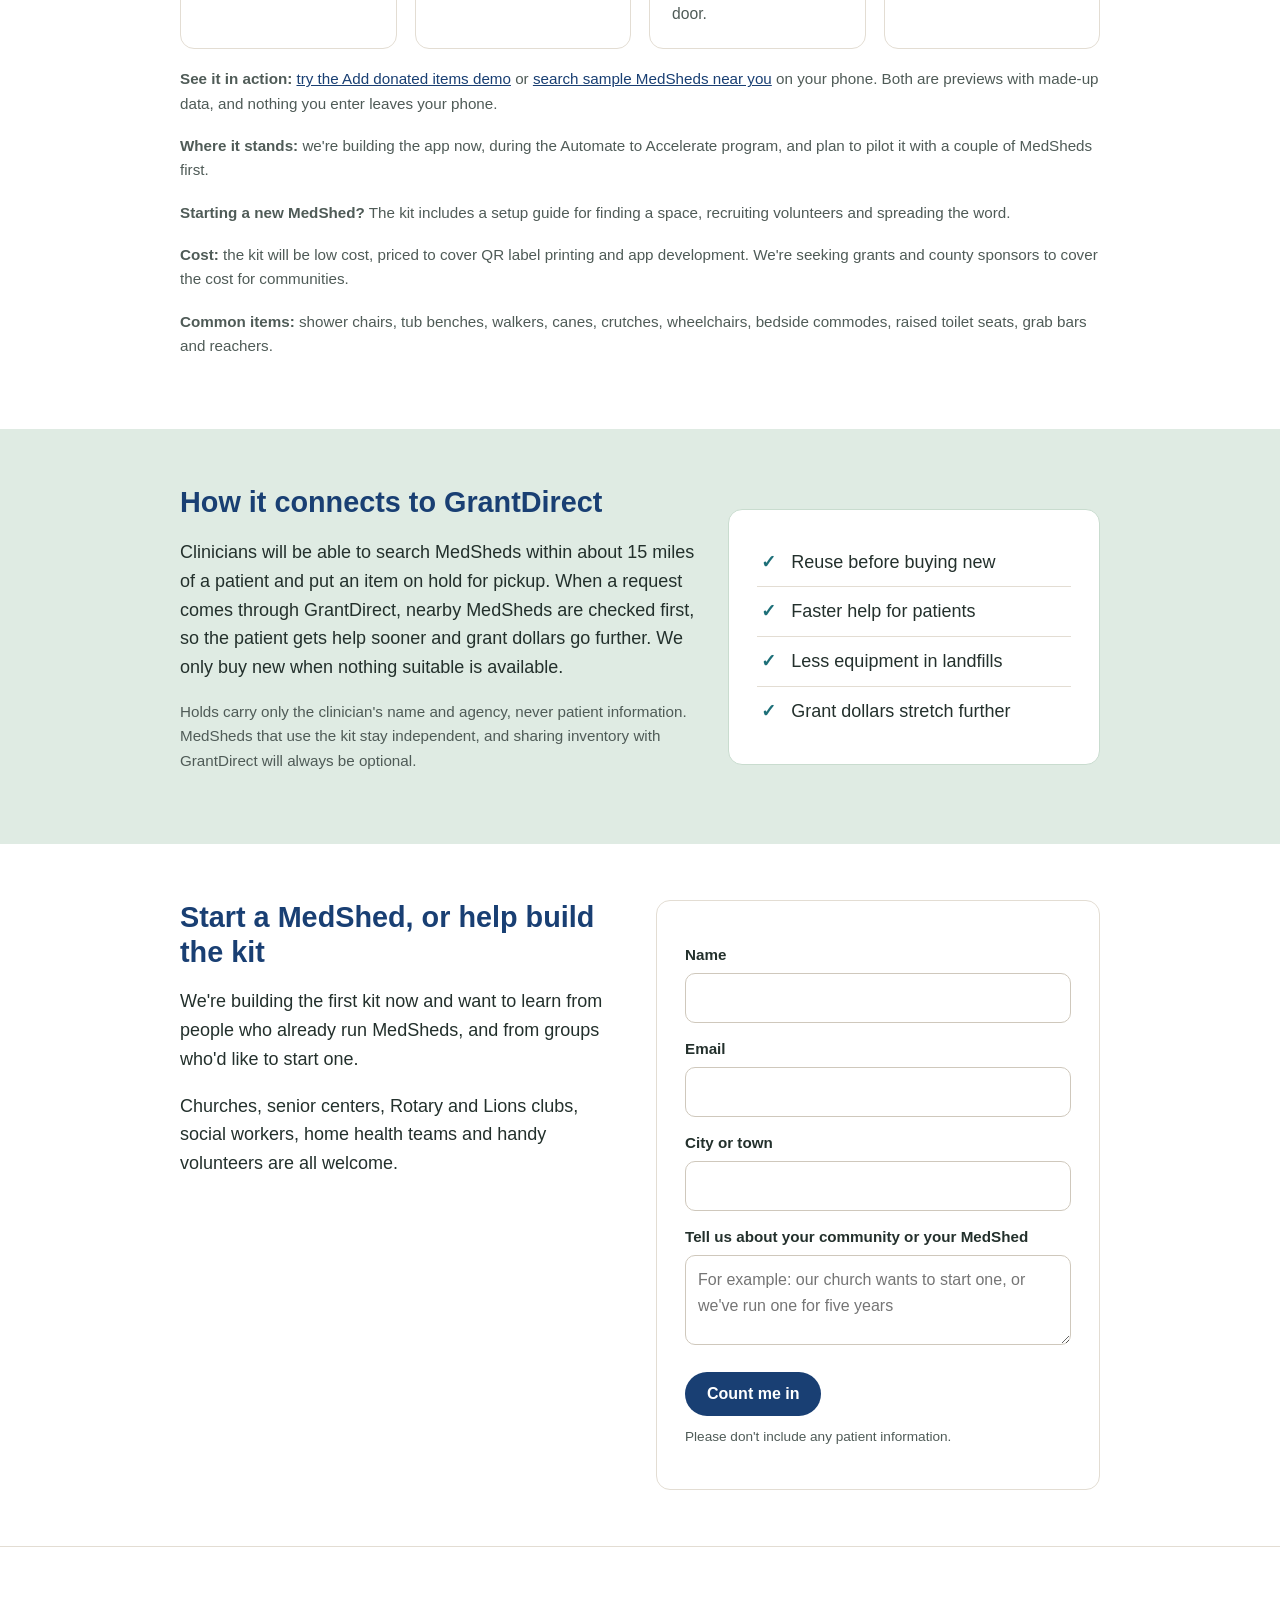
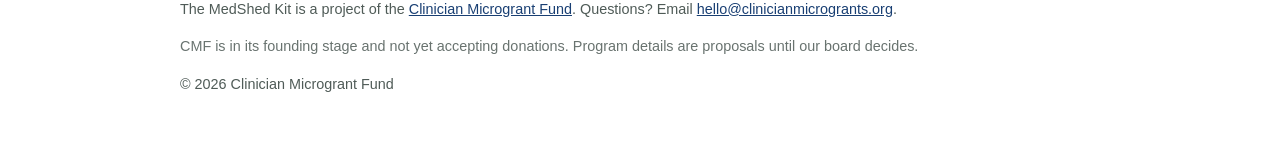
<file: med-shed-kit/index.html>
<!doctype html>
<html lang="en">
<head>
  <meta charset="utf-8">
  <meta name="viewport" content="width=device-width, initial-scale=1">
  <title>MedShed Kit | Clinician Microgrant Fund</title>
  <meta name="description" content="The MedShed Kit helps any community open a medical equipment closet, with simple QR-code inventory. A project of the Clinician Microgrant Fund.">
  <link rel="canonical" href="https://clinicianmicrogrants.org/med-shed-kit/">
  <meta property="og:title" content="MedShed Kit">
  <meta property="og:description" content="Get donated medical equipment back into use. A low-cost app and starter kit for MedSheds and donor closets.">
  <meta property="og:url" content="https://clinicianmicrogrants.org/med-shed-kit/">
  <meta property="og:type" content="website">
  <link rel="icon" type="image/png" href="/assets/icon-hand.png">
  <link rel="apple-touch-icon" href="/assets/icon-hand.png">
  <link rel="stylesheet" href="/assets/style.css?v=20261022b">
</head>
<body>
  <div class="banner"><strong>Coming soon.</strong> We're interviewing founding board members now. <a href="/#board">Learn more</a></div>
  <div class="wrap">
    <header class="top">
      <a class="logo" href="/"><img src="/assets/logo-cmf-hand.png" alt="Clinician Microgrant Fund" width="887" height="158"></a>
      <nav>
        <a href="/#how">How it works</a>
        <a class="current" href="/med-shed-kit/">MedShed Kit</a>
        <a href="/#board">Founding board</a>
        <a href="/#contact">Contact</a>
      </nav>
    </header>
  </div>

  <main>
    <div class="wrap hero">
      <img class="product-mark" src="/assets/medshed-walker.png" alt="MedShed Kit logo: a walker with an arrow around it" width="480" height="321">
      <p class="eyebrow">MedShed Kit &middot; Building first</p>
      <h1>Get the equipment out of the garage and back into use.</h1>
      <p class="lede">The MedShed Kit is a low-cost app and starter kit for MedSheds and donor closets. Neighbors donate what they no longer need, volunteers log and clean it in minutes, and people who need it can find it nearby.</p>
      <a class="btn" href="#join">Start a MedShed with us</a>
      <a class="btn ghost" href="/med-shed-kit/demo/">Try adding donated items</a>
      <a class="btn ghost" href="/med-shed-kit/search-demo/">Try MedShed search</a>
    </div>

    <section class="alt">
      <div class="wrap"><div class="story">
        <h2>What is a MedShed?</h2>
        <p>A MedShed is a local place, often a church shed, a senior center closet or a spare room, that collects donated home medical equipment and supplies and passes them on to neighbors who need them. Many small towns already have one, usually run by a few dedicated volunteers.</p>
        <p>They solve a real problem. After a surgery or an illness, a family suddenly needs a shower chair or a walker for a few weeks. Meanwhile, the same equipment sits unused in other people's garages after it's no longer needed.</p>
        <p class="pull">The hard part isn't finding equipment. It's knowing what you have, where it is, and whether it will fit.</p>
      </div></div>
    </section>

    <section id="kit">
      <div class="wrap">
        <h2>What's in the kit</h2>
        <p>A simple phone app plus a setup guide, so a small volunteer group can open a MedShed and keep it running.</p>
        <ol class="steps">
          <li>
            <h3>Snap a photo</h3>
            <p>A volunteer photographs a donated item. AI identifies it and writes the description and search words.</p>
          </li>
          <li>
            <h3>Label and track</h3>
            <p>Equipment gets a QR label. Supplies like dressings are tracked by photo in and photo out, no stickers needed.</p>
          </li>
          <li>
            <h3>Clean and measure</h3>
            <p>Cleaning checkoffs and simple measuring guides, like a wheelchair's outside width so you know it fits through the bathroom door.</p>
          </li>
          <li>
            <h3>Donor receipts</h3>
            <p>Donors get a receipt by email, text or print at drop-off. No medical information is ever collected.</p>
          </li>
        </ol>
        <p class="note"><strong>See it in action:</strong> <a href="/med-shed-kit/demo/">try the Add donated items demo</a> or <a href="/med-shed-kit/search-demo/">search sample MedSheds near you</a> on your phone. Both are previews with made-up data, and nothing you enter leaves your phone.</p>
        <p class="note"><strong>Where it stands:</strong> we're building the app now, during the Automate to Accelerate program, and plan to pilot it with a couple of MedSheds first.</p>
        <p class="note"><strong>Starting a new MedShed?</strong> The kit includes a setup guide for finding a space, recruiting volunteers and spreading the word.</p>
        <p class="note"><strong>Cost:</strong> the kit will be low cost, priced to cover QR label printing and app development. We're seeking grants and county sponsors to cover the cost for communities.</p>
        <p class="note"><strong>Common items:</strong> shower chairs, tub benches, walkers, canes, crutches, wheelchairs, bedside commodes, raised toilet seats, grab bars and reachers.</p>
      </div>
    </section>

    <section class="alt">
      <div class="wrap teaser">
        <div>
          <h2>How it connects to GrantDirect</h2>
          <p>Clinicians will be able to search MedSheds within about 15 miles of a patient and put an item on hold for pickup. When a request comes through GrantDirect, nearby MedSheds are checked first, so the patient gets help sooner and grant dollars go further. We only buy new when nothing suitable is available.</p>
          <p class="note">Holds carry only the clinician's name and agency, never patient information. MedSheds that use the kit stay independent, and sharing inventory with GrantDirect will always be optional.</p>
        </div>
        <div class="card">
          <ul class="checklist">
            <li>Reuse before buying new</li>
            <li>Faster help for patients</li>
            <li>Less equipment in landfills</li>
            <li>Grant dollars stretch further</li>
          </ul>
        </div>
      </div>
    </section>

    <section id="join">
      <div class="wrap two">
        <div>
          <h2>Start a MedShed, or help build the kit</h2>
          <p>We're building the first kit now and want to learn from people who already run MedSheds, and from groups who'd like to start one.</p>
          <p>Churches, senior centers, Rotary and Lions clubs, social workers, home health teams and handy volunteers are all welcome.</p>
        </div>
        <div class="card">
          <form method="post" target="ml-shed-frame"
                action="https://assets.mailerlite.com/jsonp/2710564/forms/201317292557993880/subscribe">
            <label for="m-name">Name</label>
            <input id="m-name" name="fields[name]" autocomplete="name" required>
            <label for="m-email">Email</label>
            <input id="m-email" name="fields[email]" type="email" autocomplete="email" required>
            <label for="m-city">City or town</label>
            <input id="m-city" name="fields[city]" autocomplete="address-level2">
            <label for="m-notes">Tell us about your community or your MedShed</label>
            <textarea id="m-notes" name="fields[med_shed_community_notes]" placeholder="For example: our church wants to start one, or we've run one for five years"></textarea>
            <input class="hp" name="website" tabindex="-1" autocomplete="off" aria-hidden="true">
            <input type="hidden" name="ml-submit" value="1">
            <input type="hidden" name="anticsrf" value="true">
            <button class="btn" type="submit">Count me in</button>
            <p class="fine">Please don't include any patient information.</p>
            <p class="thanks" role="status">Thank you! Please check your email to confirm, and we'll be in touch.</p>
          </form>
          <iframe name="ml-shed-frame" title="form response" hidden></iframe>
        </div>
      </div>
    </section>
  </main>

  <footer>
    <div class="wrap">
      <p>The MedShed Kit is a project of the <a href="/">Clinician Microgrant Fund</a>. Questions? Email <a href="mailto:hello@clinicianmicrogrants.org">hello@clinicianmicrogrants.org</a>.</p>
      <p class="disclaimer">CMF is in its founding stage and not yet accepting donations. Program details are proposals until our board decides.</p>
      <p>&copy; 2026 Clinician Microgrant Fund</p>
    </div>
  </footer>

  <script src="/assets/forms.js"></script>
</body>
</html>
</file>
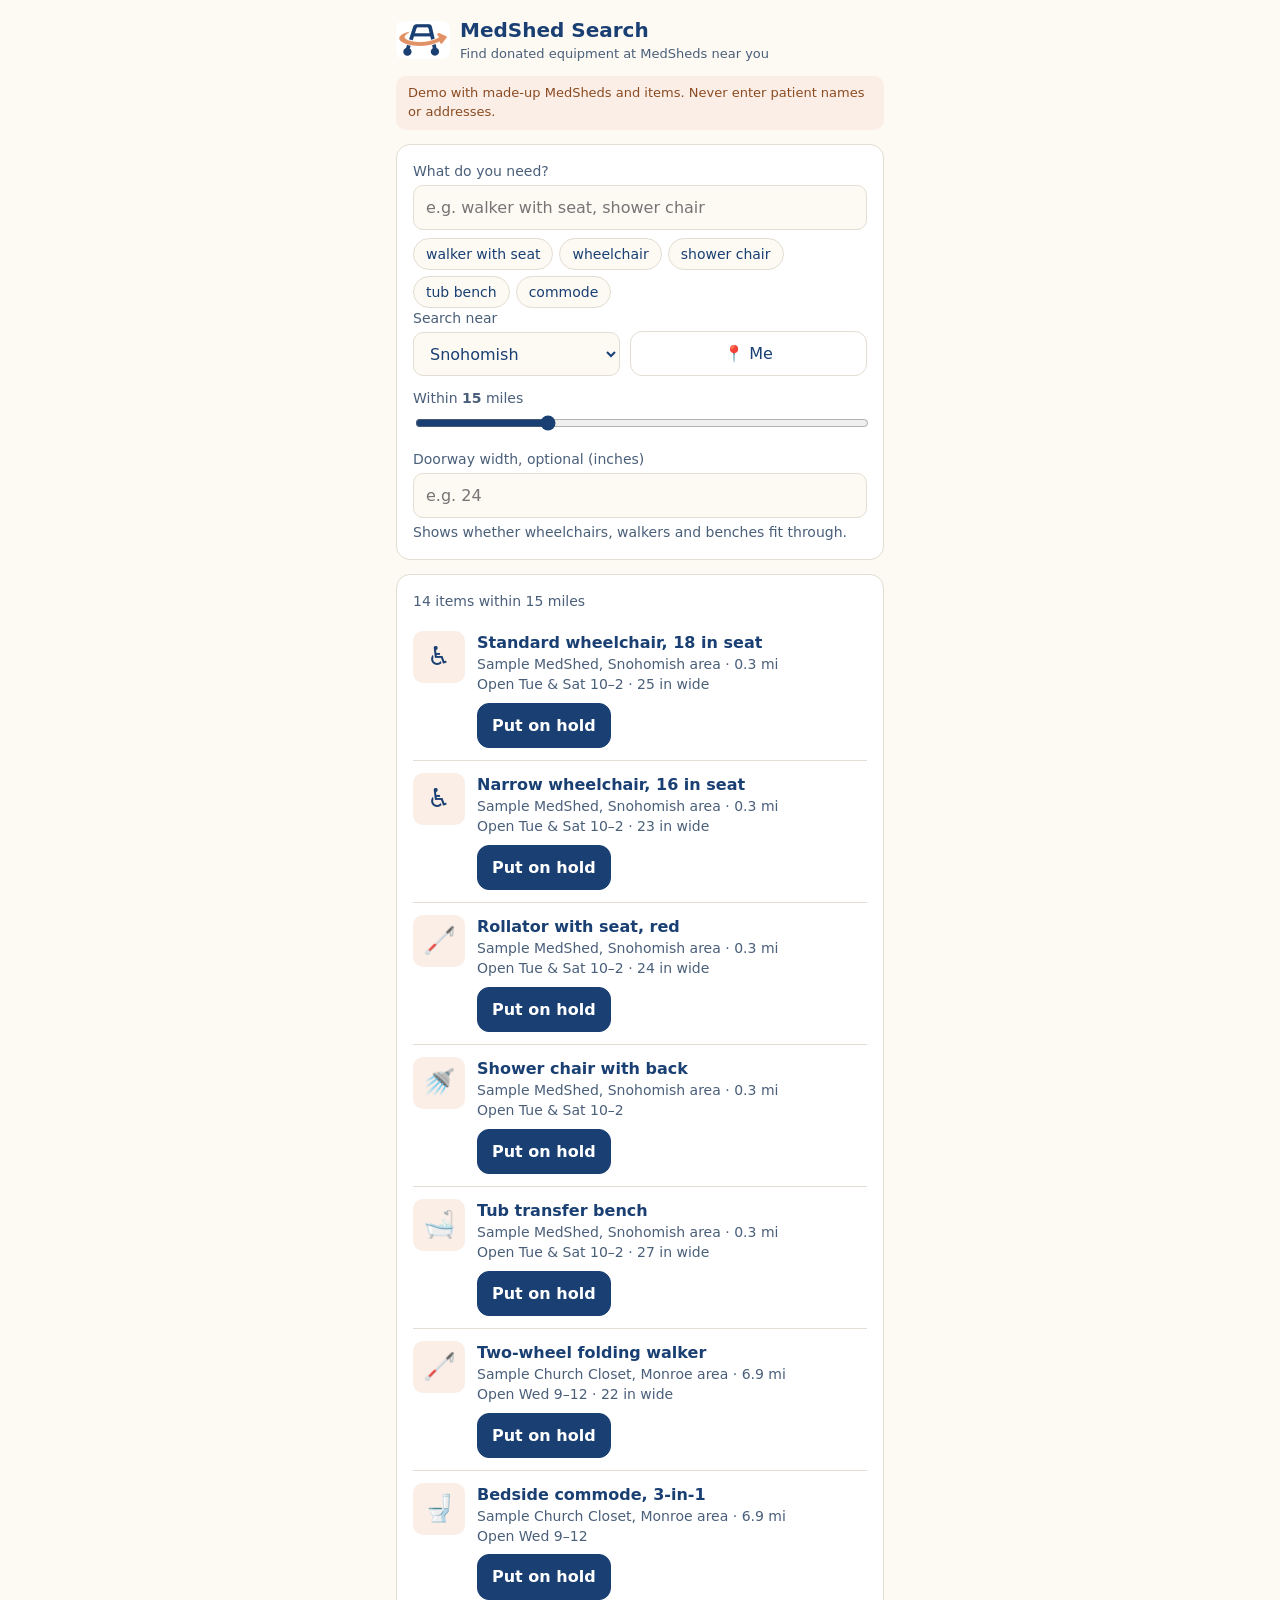
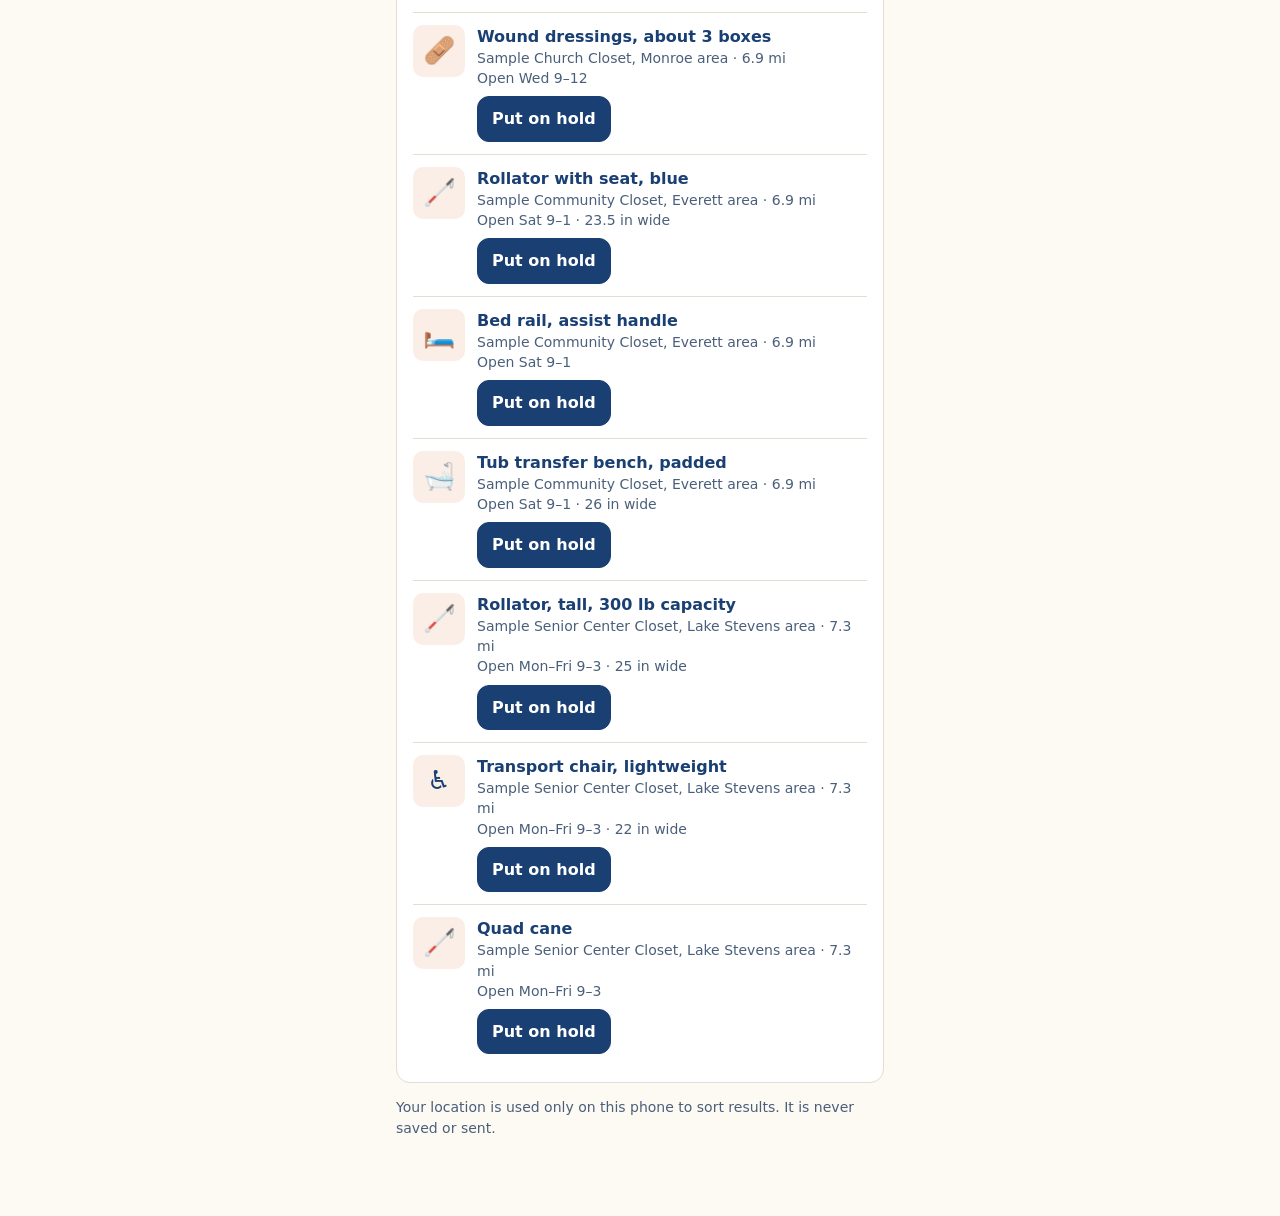
<file: med-shed-kit/search-demo/index.html>
<!doctype html><html lang="en"><head><meta charset="utf-8"><meta name="viewport" content="width=device-width,initial-scale=1"><meta name="robots" content="noindex">
<title>MedShed Search Demo</title>
<style>
:root{--bg:#FDF9F3;--card:#fff;--ink:#193F73;--muted:#4a5f7a;--line:#E3DDD3;--green:#193F73;--green-ink:#fff;--amber:#E09166;--amber-soft:#FBEEE6;--warn:#8a4b22;--ok:#1D6F78}
@media (prefers-color-scheme:dark){:root:not([data-theme="light"]){--bg:#0f1a2b;--card:#172640;--ink:#e8eef7;--muted:#a9b8cc;--line:#2a3b57;--green:#8db3e8;--green-ink:#0f1a2b;--amber:#E09166;--amber-soft:#3a2a22;--warn:#f0b48e;--ok:#6cc3cc}}
:root[data-theme="dark"]{--bg:#0f1a2b;--card:#172640;--ink:#e8eef7;--muted:#a9b8cc;--line:#2a3b57;--green:#8db3e8;--green-ink:#0f1a2b;--amber:#E09166;--amber-soft:#3a2a22;--warn:#f0b48e;--ok:#6cc3cc}
*{box-sizing:border-box}
body{margin:0;background:var(--bg);color:var(--ink);font:16px/1.45 system-ui,-apple-system,"Segoe UI",sans-serif}
.app{max-width:520px;margin:0 auto;padding:0 16px 64px}
header{display:flex;align-items:center;gap:10px;padding:16px 0 8px}
header h1{font-size:20px;margin:0}
header .sub{font-size:13px;color:var(--muted)}
.demo{background:var(--amber-soft);color:var(--warn);border-radius:10px;padding:8px 12px;font-size:13px;margin:4px 0 14px}
.card{background:var(--card);border:1px solid var(--line);border-radius:14px;padding:16px;margin-bottom:14px}
label{display:block;font-size:14px;color:var(--muted);margin:12px 0 4px}
label:first-child{margin-top:0}
input[type=search],input[type=number],select{width:100%;font:inherit;color:var(--ink);background:var(--bg);border:1px solid var(--line);border-radius:10px;padding:10px 12px;min-height:44px}
input[type=range]{width:100%;accent-color:var(--green)}
.row{display:flex;gap:10px;align-items:end}.row>*{flex:1}
button{font:inherit;border-radius:12px;border:1px solid var(--line);background:var(--card);color:var(--ink);padding:10px 14px;min-height:44px;cursor:pointer}
.primary{background:var(--green);border-color:var(--green);color:var(--green-ink);font-weight:600}
.chips{display:flex;flex-wrap:wrap;gap:6px;margin-top:8px}
.chip{border:1px solid var(--line);background:var(--bg);border-radius:999px;padding:4px 12px;font-size:14px;min-height:32px}
.count{font-size:14px;color:var(--muted);margin:0 0 8px}
.res{display:flex;gap:12px;padding:12px 0;border-bottom:1px solid var(--line)}
.res:last-child{border-bottom:0}
.ico{width:52px;height:52px;border-radius:10px;background:var(--amber-soft);display:flex;align-items:center;justify-content:center;flex:none;font-size:26px}
.t{font-weight:600}
.m{font-size:14px;color:var(--muted)}
.fit{font-size:12px;border-radius:999px;padding:2px 8px;display:inline-block;margin-top:4px}
.fit.yes{background:color-mix(in srgb,var(--ok) 18%,transparent);color:var(--ok)}
.fit.no{background:var(--amber-soft);color:var(--warn)}
.hold{margin-top:8px;width:auto}
.held{color:var(--ok);font-weight:600;font-size:14px;margin-top:8px}
.muted{color:var(--muted);font-size:14px}
.hidden{display:none!important}
</style></head><body>
<div class="app">
  <header>
    <img src="[data-uri]" width="48" height="32" alt="MedShed Kit walker logo" style="flex:none;background:#fff;border-radius:8px;padding:3px;box-sizing:content-box">
    <div><h1>MedShed Search</h1><div class="sub">Find donated equipment at MedSheds near you</div></div>
  </header>
  <div class="demo">Demo with made-up MedSheds and items. Never enter patient names or addresses.</div>

  <div class="card" id="searchCard">
    <label for="q">What do you need?</label>
    <input id="q" type="search" placeholder="e.g. walker with seat, shower chair" autocomplete="off">
    <div class="chips" id="quick"></div>
    <div class="row">
      <div><label for="from">Search near</label><select id="from"></select></div>
      <button id="loc" type="button" title="Use my location">📍 Me</button>
    </div>
    <label for="r">Within <strong id="rv">15</strong> miles</label>
    <input id="r" type="range" min="5" max="40" step="5" value="15">
    <label for="door">Doorway width, optional (inches)</label>
    <input id="door" type="number" inputmode="decimal" placeholder="e.g. 24">
    <p class="muted" style="margin:4px 0 0">Shows whether wheelchairs, walkers and benches fit through.</p>
  </div>

  <div class="card" id="resultsCard">
    <p class="count" id="count"></p>
    <div id="results"></div>
  </div>
  <div class="card hidden" id="confirm">
    <p class="held" style="margin-top:0;font-size:18px">✓ It's on hold for you</p>
    <p id="cText" style="margin:6px 0"></p>
    <p class="muted" style="margin:0 0 14px">The MedShed sees only your name and agency, never patient details.</p>
    <div class="row"><button id="again" class="primary" type="button">Find another item</button><button id="done" type="button">I'm done</button></div>
  </div>
  <div class="card hidden" id="summary">
    <p style="font-weight:600;font-size:18px;margin:0 0 8px">Your holds</p>
    <div id="sList"></div>
    <p class="muted">You'll get a text reminder the day before a hold ends. (Demo: no texts are sent.)</p>
    <button id="restart" class="primary" type="button">Start a new search</button>
  </div>
  <p class="muted">Your location is used only on this phone to sort results. It is never saved or sent.</p>
</div>
<script>
const TOWNS = {"Snohomish":[47.913,-122.098],"Everett":[47.979,-122.202],"Lake Stevens":[48.015,-122.064],"Monroe":[47.855,-121.971],"Marysville":[48.052,-122.177],"Arlington":[48.199,-122.125],"Granite Falls":[48.084,-121.968],"Mill Creek":[47.860,-122.204],"Lynnwood":[47.821,-122.315]};
// Made-up sample closets near real towns
const SHEDS = [
 {name:"Sample MedShed, Snohomish area",town:"Snohomish",ll:[47.915,-122.093],hours:"Tue & Sat 10–2"},
 {name:"Sample Church Closet, Monroe area",town:"Monroe",ll:[47.857,-121.975],hours:"Wed 9–12"},
 {name:"Sample Senior Center Closet, Lake Stevens area",town:"Lake Stevens",ll:[48.017,-122.068],hours:"Mon–Fri 9–3"},
 {name:"Sample Loan Closet, Arlington area",town:"Arlington",ll:[48.197,-122.128],hours:"Thu 1–5"},
 {name:"Sample Community Closet, Everett area",town:"Everett",ll:[47.981,-122.207],hours:"Sat 9–1"}
];
const ITEMS = [
 [0,"♿","Standard wheelchair, 18 in seat","wheelchair manual chair",{seat:18,width:25}],
 [0,"♿","Narrow wheelchair, 16 in seat","wheelchair narrow chair",{seat:16,width:23}],
 [0,"🦯","Rollator with seat, red","rollator walker with seat 4 wheel rolling walker",{width:24}],
 [0,"🚿","Shower chair with back","shower chair bath seat shower stool",{}],
 [0,"🛁","Tub transfer bench","tub transfer bench bath bench shower bench",{width:27}],
 [1,"🦯","Two-wheel folding walker","walker front wheeled walker folding walker",{width:22}],
 [1,"🚽","Bedside commode, 3-in-1","bedside commode toilet chair raised toilet seat",{}],
 [1,"🩹","Wound dressings, about 3 boxes","wound dressings gauze 4x4 bandages supplies",{}],
 [2,"🦯","Rollator, tall, 300 lb capacity","rollator walker with seat tall bariatric",{width:25}],
 [2,"♿","Transport chair, lightweight","transport chair wheelchair travel chair",{seat:17,width:22}],
 [2,"🦯","Quad cane","cane quad cane walking cane",{}],
 [3,"♿","Wide wheelchair, 20 in seat","wheelchair wide bariatric",{seat:20,width:28}],
 [3,"🚿","Shower chair, no back","shower chair bath seat shower stool",{}],
 [3,"🩲","Incontinence briefs, size L","incontinence briefs diapers adult supplies",{}],
 [4,"🦯","Rollator with seat, blue","rollator walker with seat rolling walker",{width:23.5}],
 [4,"🛏️","Bed rail, assist handle","bed rail assist handle bed cane",{}],
 [4,"🛁","Tub transfer bench, padded","tub transfer bench bath bench",{width:26}]
];
const $=id=>document.getElementById(id);
let here = TOWNS["Snohomish"], held = new Set(), holds = [];
$("from").innerHTML = Object.keys(TOWNS).map(t=>`<option>${t}</option>`).join("") + '<option value="__me" hidden>My location</option>';
$("quick").innerHTML = ["walker with seat","wheelchair","shower chair","tub bench","commode"].map(q=>`<button class="chip" type="button">${q}</button>`).join("");
$("quick").onclick = e=>{ if(e.target.matches(".chip")){ $("q").value=e.target.textContent; render(); } };
function miles(a,b){const R=3958.8,r=Math.PI/180,dLa=(b[0]-a[0])*r,dLo=(b[1]-a[1])*r;const h=Math.sin(dLa/2)**2+Math.cos(a[0]*r)*Math.cos(b[0]*r)*Math.sin(dLo/2)**2;return 2*R*Math.asin(Math.sqrt(h));}
function matches(text,q){ const words=q.toLowerCase().split(/\s+/).filter(w=>w.length>1 && !["with","a","an","the","for"].includes(w)); return words.every(w=>text.includes(w) || text.includes(w.replace(/s$/,""))); }
function render(){
  const q=$("q").value.trim(), rad=+$("r").value, door=parseFloat($("door").value);
  $("rv").textContent=rad;
  let res = ITEMS.map(([s,ico,title,kw,meas])=>({shed:SHEDS[s],ico,title,kw:(title+" "+kw).toLowerCase(),meas,id:title+s}))
    .map(i=>({...i,d:miles(here,i.shed.ll)}))
    .filter(i=>i.d<=rad && (!q || matches(i.kw,q)))
    .sort((a,b)=>a.d-b.d);
  $("count").textContent = res.length ? `${res.length} item${res.length>1?"s":""} within ${rad} miles` : (q ? `Nothing matching "${q}" within ${rad} miles. Try a wider distance.` : `No items within ${rad} miles.`);
  const R=$("results"); R.innerHTML="";
  res.forEach(i=>{
    const d=document.createElement("div"); d.className="res";
    d.innerHTML=`<div class="ico"></div><div style="flex:1;min-width:0"><div class="t"></div><div class="m sh"></div><div class="m hr"></div><div class="fx"></div><div class="hb"></div></div>`;
    d.querySelector(".ico").textContent=i.ico; d.querySelector(".t").textContent=i.title;
    d.querySelector(".sh").textContent=`${i.shed.name} · ${i.d.toFixed(1)} mi`;
    d.querySelector(".hr").textContent=`Open ${i.shed.hours}` + (i.meas.width?` · ${i.meas.width} in wide`:"");
    if(door && i.meas.width){ const ok=i.meas.width<=door; const f=document.createElement("span"); f.className="fit "+(ok?"yes":"no"); f.textContent=ok?`Fits a ${door} in door`:`Too wide for a ${door} in door`; d.querySelector(".fx").appendChild(f); }
    const hb=d.querySelector(".hb");
    if(held.has(i.id)){ hb.innerHTML='<div class="held">✓ On hold for you for 3 days. The MedShed will see your name and agency only.</div>'; }
    else { const b=document.createElement("button"); b.className="hold primary"; b.textContent="Put on hold"; b.onclick=()=>placeHold(i); hb.appendChild(b); }
    R.appendChild(d);
  });
}
function view(v){ $("searchCard").classList.toggle("hidden",v!=="search"); $("resultsCard").classList.toggle("hidden",v!=="search"); $("confirm").classList.toggle("hidden",v!=="confirm"); $("summary").classList.toggle("hidden",v!=="summary"); window.scrollTo(0,0); }
function until(){ const d=new Date(Date.now()+3*864e5); return d.toLocaleDateString(undefined,{weekday:"long",month:"short",day:"numeric"}); }
function placeHold(i){ held.add(i.id); holds.push({title:i.title,shed:i.shed.name,hours:i.shed.hours,by:until()}); $("cText").textContent=`${i.title} at ${i.shed.name}. Pick it up by ${until()}. Open ${i.shed.hours}.`; view("confirm"); }
$("again").onclick=()=>{ $("q").value=""; $("door").value=""; render(); view("search"); $("q").focus(); };
$("done").onclick=()=>{ const L=$("sList"); L.innerHTML=""; holds.forEach(h=>{ const d=document.createElement("div"); d.className="res"; d.innerHTML='<div style="flex:1"><div class="t"></div><div class="m"></div></div>'; d.querySelector(".t").textContent=h.title; d.querySelector(".m").textContent=`${h.shed} · pick up by ${h.by} · open ${h.hours}`; L.appendChild(d); }); view("summary"); };
$("restart").onclick=$("again").onclick;
$("from").onchange=()=>{ if($("from").value!=="__me"){ here=TOWNS[$("from").value]; render(); } };
$("loc").onclick=()=>{
  if(!navigator.geolocation){ alert("Location isn't available here. Pick a town instead."); return; }
  navigator.geolocation.getCurrentPosition(p=>{ here=[p.coords.latitude,p.coords.longitude]; const o=$("from").querySelector('[value="__me"]'); o.hidden=false; $("from").value="__me"; render(); },
    ()=>alert("Couldn't get your location. Pick a town instead."),{maximumAge:600000,timeout:10000});
};
["q","r","door"].forEach(id=>$(id).addEventListener("input",render));
render();
</script>
</body></html>
</file>
<file: assets/style.css>
:root {
  /* Trial palette, 2026-10-21 working brand kit */
  --bg: #ffffff;
  --surface: #ffffff;
  --ink: #23302c;
  --muted: #4f5b57;
  --brand: #193f73;       /* navy: primary buttons, links */
  --brand-dark: #193f73;  /* navy: headings */
  --brand-hover: #112d55;
  --euc: #1d6f78;         /* deep teal: secondary buttons, icons (not text) */
  --euc-hover: #155960;
  --accent: #e09166;      /* peach: small decorative accents only */
  --soft: #dfebe3;        /* light eucalyptus: alternating section background */
  --cream: #fdf9f3;
  --line: #e3ddd3;
  --radius: 14px;
}
* { box-sizing: border-box; }
html { scroll-behavior: smooth; }
body {
  margin: 0;
  background: var(--bg);
  color: var(--ink);
  font: 18px/1.6 -apple-system, BlinkMacSystemFont, "Segoe UI", Roboto, "Helvetica Neue", Arial, sans-serif;
}
a { color: var(--brand); }
.wrap { max-width: 960px; margin: 0 auto; padding: 0 20px; }
header.top {
  display: flex; align-items: center; justify-content: space-between;
  padding: 18px 0; gap: 12px; flex-wrap: wrap;
}
.logo { display: inline-flex; text-decoration: none; }
.logo img { height: 52px; width: auto; display: block; }
@media (max-width: 600px) { .logo img { height: 42px; } }
.ai-grid { display: grid; grid-template-columns: 1fr 1fr; gap: 18px; margin-top: 8px; }
.ai-grid .card { padding: 22px; }
.ai-grid h3 { margin: 0 0 6px; font-size: 1.08rem; color: var(--brand-dark); }
.ai-grid p { margin: 0; color: var(--muted); font-size: .98rem; }
nav a { margin-left: 18px; text-decoration: none; color: var(--muted); font-size: .95rem; }
nav a:hover { color: var(--brand); text-decoration: underline; }

.hero { padding-top: 56px; padding-bottom: 64px; }
.eyebrow { color: var(--brand); border-left: 4px solid var(--accent); padding-left: 10px; font-weight: 700; letter-spacing: .04em; text-transform: uppercase; font-size: .85rem; margin: 0 0 10px; }
h1 { font-size: clamp(2.2rem, 5vw, 3.4rem); line-height: 1.1; margin: 0 0 16px; color: var(--brand-dark); }
.lede { font-size: 1.2rem; color: var(--muted); max-width: 640px; margin: 0 0 28px; }
.btn {
  display: inline-block; background: var(--brand); color: #fff; text-decoration: none;
  padding: 13px 22px; border-radius: 999px; font-weight: 600; border: 0; font-size: 1rem; cursor: pointer;
}
.btn:hover { background: var(--brand-hover); }
.btn:focus-visible, a:focus-visible, summary:focus-visible { outline: 3px solid var(--accent); outline-offset: 3px; }
.btn.secondary { background: var(--euc); }
.btn.secondary:hover { background: var(--euc-hover); }
.btn.ghost { background: #fff; color: var(--brand); border: 2px solid var(--brand); margin-left: 8px; }
.btn.ghost:hover { background: var(--soft); }

section { padding: 56px 0; }
section.alt { background: var(--soft); }
section.alt.green { background: var(--soft); }
section.alt .card { border-color: #c9dccf; }
h2 { font-size: 1.8rem; color: var(--brand-dark); margin: 0 0 18px; line-height: 1.2; }
.story { max-width: 700px; }
.story p { margin: 0 0 16px; }
.pull { border-left: 4px solid var(--accent); padding: 4px 0 4px 18px; font-size: 1.15rem; color: var(--brand-dark); margin: 24px 0; }

.steps { display: grid; grid-template-columns: repeat(auto-fit, minmax(200px, 1fr)); gap: 18px; list-style: none; padding: 0; margin: 0; counter-reset: step; }
.steps li { background: var(--surface); border: 1px solid var(--line); border-radius: var(--radius); padding: 22px; counter-increment: step; }
.steps li::before {
  content: counter(step); display: inline-grid; place-items: center; width: 34px; height: 34px;
  border-radius: 50%; background: var(--brand); color: #fff; font-weight: 700; margin-bottom: 10px;
}
.steps h3 { margin: 0 0 6px; font-size: 1.08rem; }
.steps p { margin: 0; color: var(--muted); font-size: .98rem; }
.note { color: var(--muted); font-size: .95rem; margin-top: 18px; }

.card { background: var(--surface); border: 1px solid var(--line); border-radius: var(--radius); padding: 28px; }
.two { display: grid; grid-template-columns: 1fr 1fr; gap: 32px; align-items: start; }
@media (max-width: 760px) { .two { grid-template-columns: 1fr; } nav { display: none; } .btn.ghost { margin: 10px 0 0; } }
form label { display: block; font-weight: 600; font-size: .95rem; margin: 14px 0 6px; }
form input, form textarea {
  width: 100%; font: inherit; font-size: 1rem; padding: 11px 12px; border: 1px solid #cfc8bc; border-radius: 10px; background: #fff; color: var(--ink);
}
form textarea { min-height: 90px; resize: vertical; }
form input:focus, form textarea:focus { outline: 3px solid #a9bfe0; border-color: var(--brand); }
form .btn { margin-top: 18px; }
.fine { font-size: .85rem; color: var(--muted); margin-top: 10px; }
.thanks { display: none; background: var(--soft); border-radius: 10px; padding: 16px; margin-top: 14px; color: var(--brand-dark); font-weight: 600; }
.inline { display: flex; gap: 10px; flex-wrap: wrap; }
.inline input { flex: 1 1 220px; }
.inline .btn { margin-top: 0; }

footer { padding: 36px 0 48px; color: var(--muted); font-size: .9rem; border-top: 1px solid var(--line); }
.hp { position: absolute; left: -9999px; }
nav a.current { color: var(--brand); font-weight: 600; }
.teaser { display: grid; grid-template-columns: 1.4fr 1fr; gap: 28px; align-items: center; }
@media (max-width: 760px) { .teaser { grid-template-columns: 1fr; } }
.checklist { list-style: none; padding: 0; margin: 0; }
.checklist li { padding: 10px 0 10px 34px; position: relative; border-bottom: 1px solid var(--line); }
.checklist li:last-child { border-bottom: 0; }
.checklist li::before { content: "\2713"; position: absolute; left: 4px; top: 10px; color: var(--euc); font-weight: 700; }
.tag { display: inline-block; background: #fbe3d6; color: #6e3517; font-size: .8rem; font-weight: 700; padding: 3px 10px; border-radius: 999px; margin-bottom: 10px; }
.banner { background: var(--brand-dark); color: #fff; text-align: center; padding: 10px 16px; font-size: .95rem; }
.banner a { color: #f9cfb6; font-weight: 600; margin-left: 6px; }
@media (max-width: 760px) { .ai-grid { grid-template-columns: 1fr; } }
.steps-5 { grid-template-columns: repeat(auto-fit, minmax(160px, 1fr)); }
.steps-5 li { padding: 18px; }
.goal { margin-top: 18px; border-left: 5px solid var(--accent); }
.goal h3 { margin: 0 0 6px; color: var(--brand-dark); font-size: 1.15rem; }
.goal p { margin: 0; color: var(--muted); }
.sub { margin: 32px 0 8px; font-size: 1.25rem; }
#how .ai-grid { margin-bottom: 20px; }
#now .checklist { max-width: 640px; }
footer .disclaimer { font-size: .9rem; opacity: .85; max-width: 760px; }
.app-card { max-width: 720px; margin: 0 auto; }
.app-card h2 { font-size: 1.25rem; margin: 28px 0 4px; }
.app-card h2:first-of-type { margin-top: 0; }
form fieldset { border: 0; padding: 0; margin: 14px 0 0; }
form legend { font-weight: 600; font-size: .95rem; margin-bottom: 6px; }
form label.check { display: flex; gap: 10px; align-items: flex-start; font-weight: 400; margin: 6px 0; }
form label.check input { width: auto; margin-top: 4px; flex: none; }
form .sub-label { font-weight: 400; }
form label.consent { margin-top: 22px; }
form select { width: 100%; font: inherit; font-size: 1rem; padding: 11px 12px; border: 1px solid #cfc8bc; border-radius: 10px; background: #fff; color: var(--ink); }
#faq details { border-bottom: 1px solid rgba(0,0,0,.1); padding: 14px 0; }
#faq summary { cursor: pointer; font-weight: 700; }
#faq details p { margin: 10px 0 0; }
section.alt .card.goal { border-left-color: var(--accent); }

/* Product logo on the MedShed Kit page */
.product-mark { display: block; width: 150px; height: auto; margin: 0 0 18px; }
@media (max-width: 600px) { .product-mark { width: 110px; } }

/* Home page hero with photo */
.hero-photo { display: grid; grid-template-columns: 1.35fr 1fr; gap: 48px; align-items: center; }
.hero-img { width: 100%; height: 460px; object-fit: cover; object-position: 50% 35%; border-radius: 16px; display: block; }
@media (max-width: 760px) { .hero-photo { grid-template-columns: 1fr; gap: 28px; } .hero-img { height: 300px; } }
</file>
